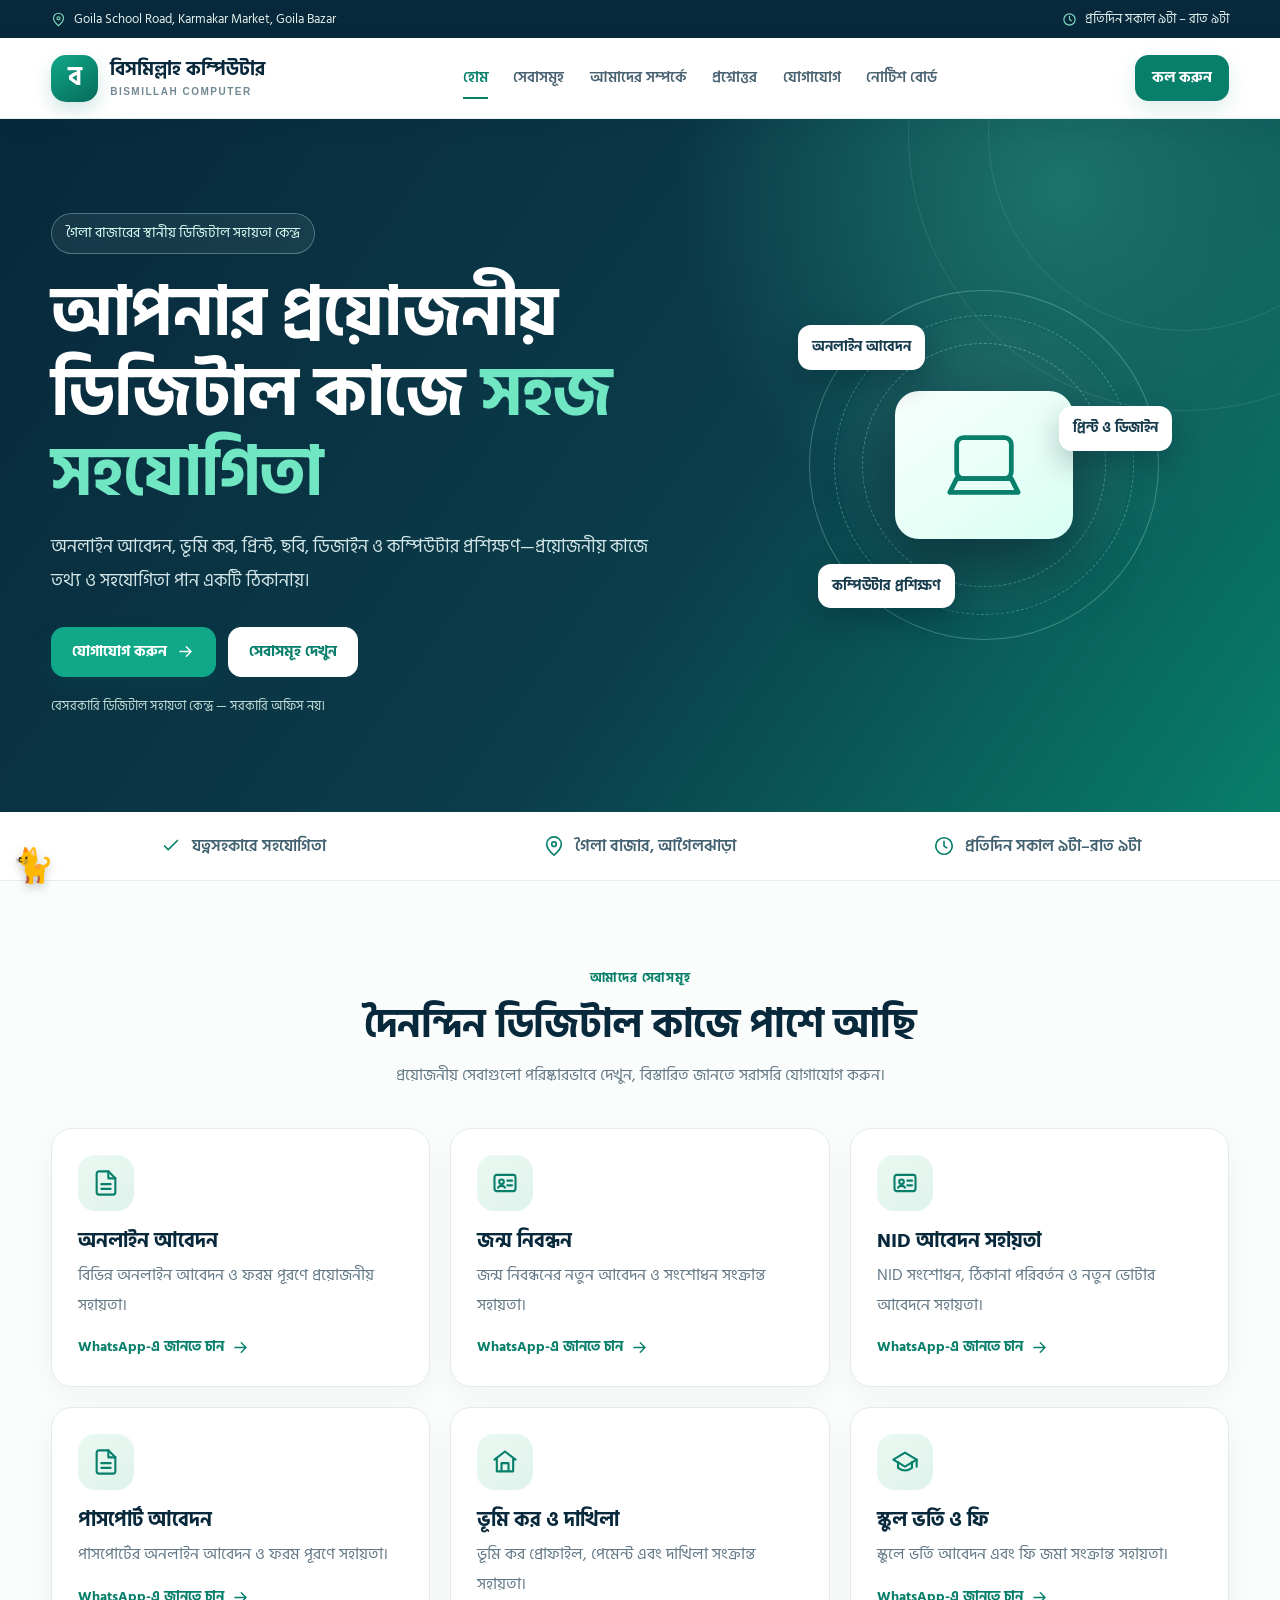
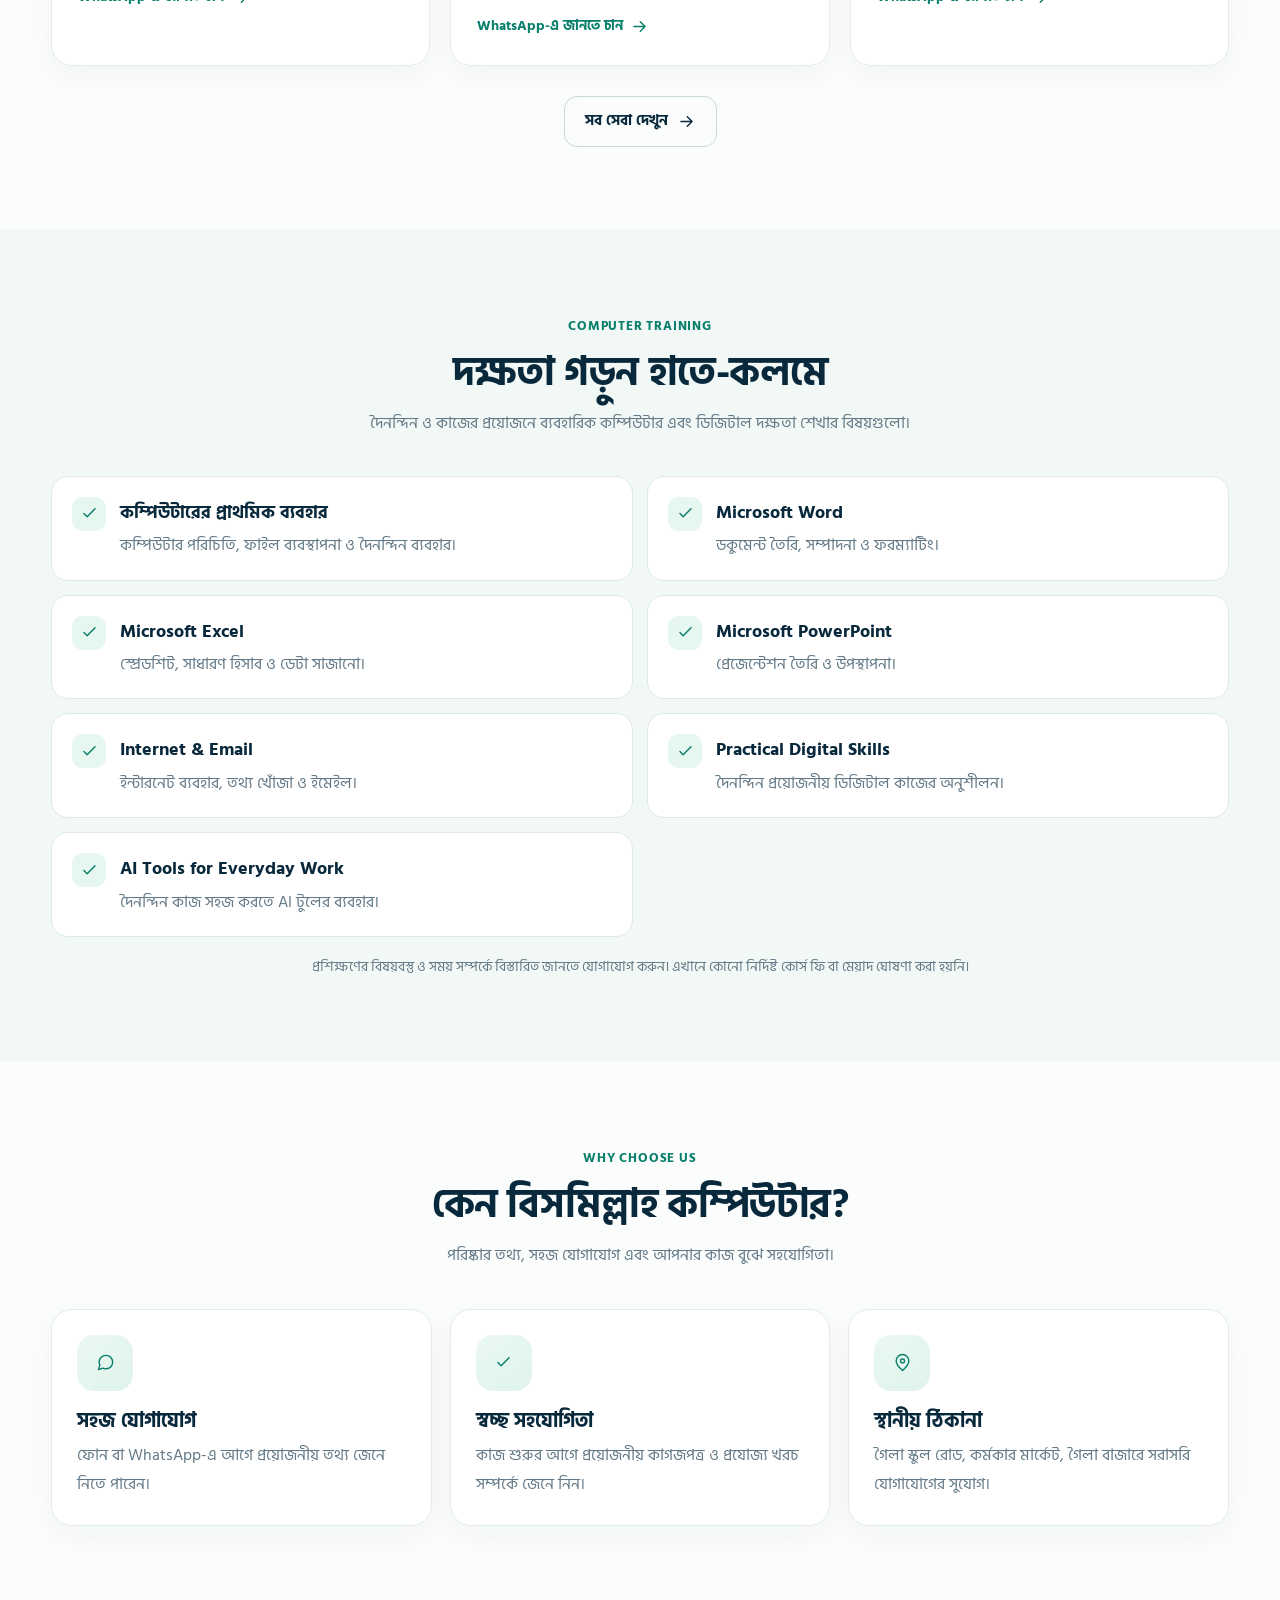
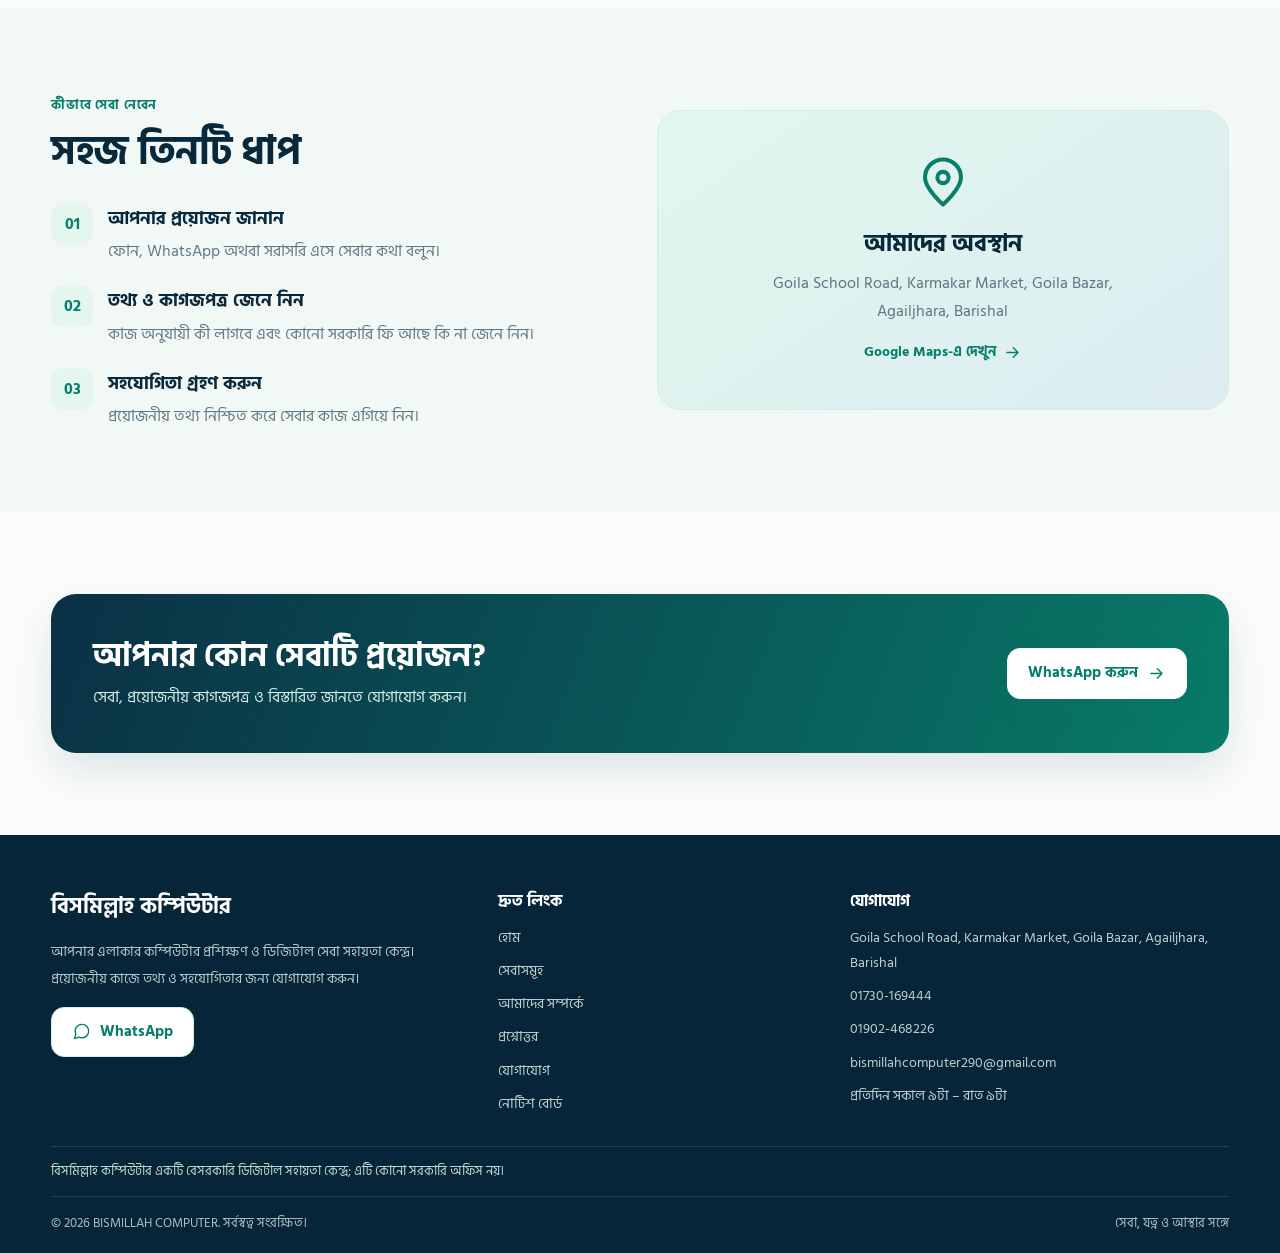
<file: index.html>
<!doctype html><html lang="bn"><head><meta charset="utf-8"><meta name="viewport" content="width=device-width,initial-scale=1"><meta name="description" content="গৈলা বাজার, আগৈলঝাড়া, বরিশালে অনলাইন আবেদন সহায়তা, ভূমি কর, জন্ম নিবন্ধন, NID, প্রিন্ট, ডিজাইন ও কম্পিউটার প্রশিক্ষণ।"><meta name="theme-color" content="#087f6b"><meta property="og:type" content="website"><meta property="og:site_name" content="BISMILLAH COMPUTER"><meta property="og:title" content="বিসমিল্লাহ কম্পিউটার | ডিজিটাল সেবা ও কম্পিউটার প্রশিক্ষণ"><meta property="og:description" content="গৈলা বাজার, আগৈলঝাড়া, বরিশালে অনলাইন আবেদন সহায়তা, ভূমি কর, জন্ম নিবন্ধন, NID, প্রিন্ট, ডিজাইন ও কম্পিউটার প্রশিক্ষণ।"><meta property="og:url" content="https://bismillahcomputer.netlify.app/"><link rel="canonical" href="https://bismillahcomputer.netlify.app/"><link rel="preconnect" href="https://fonts.googleapis.com"><link rel="preconnect" href="https://fonts.gstatic.com" crossorigin><link href="https://fonts.googleapis.com/css2?family=Hind+Siliguri:wght@400;500;600;700;800&display=swap" rel="stylesheet"><link rel="stylesheet" href="/styles.css"><title>বিসমিল্লাহ কম্পিউটার | ডিজিটাল সেবা ও কম্পিউটার প্রশিক্ষণ</title><script type="application/ld+json">{"@context":"https://schema.org","@type":"LocalBusiness","name":"BISMILLAH COMPUTER","alternateName":"বিসমিল্লাহ কম্পিউটার","url":"https://bismillahcomputer.netlify.app/","email":"bismillahcomputer290@gmail.com","telephone":["+8801730169444","+8801902468226"],"address":{"@type":"PostalAddress","streetAddress":"Goila School Road, Karmakar Market, Goila Bazar","addressLocality":"Agailjhara","addressRegion":"Barishal","addressCountry":"BD"},"openingHoursSpecification":[{"@type":"OpeningHoursSpecification","dayOfWeek":["Monday","Tuesday","Wednesday","Thursday","Friday","Saturday","Sunday"],"opens":"09:00","closes":"21:00"}],"description":"Private digital assistance center and computer training service."}</script></head><body><svg xmlns="http://www.w3.org/2000/svg" class="svg-sprite" aria-hidden="true"><symbol id="i-pin" viewBox="0 0 24 24"><path d="M20 10c0 5-8 12-8 12S4 15 4 10a8 8 0 1 1 16 0Z"/><circle cx="12" cy="10" r="2.5"/></symbol><symbol id="i-clock" viewBox="0 0 24 24"><circle cx="12" cy="12" r="9"/><path d="M12 7v5l3 2"/></symbol><symbol id="i-menu" viewBox="0 0 24 24"><path d="M4 7h16M4 12h16M4 17h16"/></symbol><symbol id="i-check" viewBox="0 0 24 24"><path d="m5 12 4 4L19 6"/></symbol><symbol id="i-file" viewBox="0 0 24 24"><path d="M14 2H6a2 2 0 0 0-2 2v16a2 2 0 0 0 2 2h12a2 2 0 0 0 2-2V8Z"/><path d="M14 2v6h6M8 13h8M8 17h8"/></symbol><symbol id="i-land" viewBox="0 0 24 24"><path d="m3 10 9-7 9 7M5 9v11h14V9M9 20v-7h6v7"/></symbol><symbol id="i-id" viewBox="0 0 24 24"><rect x="3" y="5" width="18" height="14" rx="2"/><circle cx="9" cy="11" r="2"/><path d="M6 16c1-2 5-2 6 0M14 10h4M14 14h4"/></symbol><symbol id="i-print" viewBox="0 0 24 24"><path d="M6 9V3h12v6M6 18H4a2 2 0 0 1-2-2v-5a2 2 0 0 1 2-2h16a2 2 0 0 1 2 2v5a2 2 0 0 1-2 2h-2"/><path d="M6 14h12v7H6z"/></symbol><symbol id="i-graduation" viewBox="0 0 24 24"><path d="m2 10 10-6 10 6-10 6-10-6Z"/><path d="M6 12v5c4 3 8 3 12 0v-5M22 10v6"/></symbol><symbol id="i-wallet" viewBox="0 0 24 24"><rect x="3" y="5" width="18" height="15" rx="2"/><path d="M3 9h18M16 15h2"/></symbol><symbol id="i-palette" viewBox="0 0 24 24"><path d="M12 3a9 9 0 1 0 0 18h1a2 2 0 0 0 1-3.7 1.8 1.8 0 0 1 1-3.3h2A4 4 0 0 0 21 10c0-4-4-7-9-7Z"/><path d="M7.5 10h.01M10 7h.01M15 7h.01"/></symbol><symbol id="i-mail" viewBox="0 0 24 24"><rect x="3" y="5" width="18" height="14" rx="2"/><path d="m3 7 9 6 9-6"/></symbol><symbol id="i-phone" viewBox="0 0 24 24"><path d="M22 16.9v3a2 2 0 0 1-2.2 2A19.8 19.8 0 0 1 11.2 19a19.4 19.4 0 0 1-6-6A19.8 19.8 0 0 1 2.1 4.2 2 2 0 0 1 4.1 2h3a2 2 0 0 1 2 1.7l.5 3a2 2 0 0 1-.6 1.7L7.7 9.7a16 16 0 0 0 6 6l1.3-1.3a2 2 0 0 1 1.7-.6l3 .5a2 2 0 0 1 1.7 2Z"/></symbol><symbol id="i-message" viewBox="0 0 24 24"><path d="M21 11.5a8.4 8.4 0 0 1-.9 3.8 8.5 8.5 0 0 1-7.6 4.7 8.4 8.4 0 0 1-3.8-.9L3 21l1.9-5.7a8.4 8.4 0 0 1-.9-3.8 8.5 8.5 0 0 1 4.7-7.6 8.4 8.4 0 0 1 3.8-.9h.5a8.5 8.5 0 0 1 8 8v.5Z"/></symbol><symbol id="i-laptop" viewBox="0 0 24 24"><rect x="4" y="4" width="16" height="12" rx="2"/><path d="M2 20h20l-2-4H4l-2 4Z"/></symbol><symbol id="i-arrow" viewBox="0 0 24 24"><path d="M5 12h14M13 6l6 6-6 6"/></symbol></svg><a class="skip-link" href="#main-content">মূল কনটেন্টে যান</a>
<div class="topbar"><div class="container topbar-inner"><span><svg class="icon" aria-hidden="true"><use href="#i-pin"/></svg> Goila School Road, Karmakar Market, Goila Bazar</span><span><svg class="icon" aria-hidden="true"><use href="#i-clock"/></svg> প্রতিদিন সকাল ৯টা – রাত ৯টা</span></div></div>
<header class="site-header"><nav class="container nav" aria-label="প্রধান নেভিগেশন">
<a class="brand" href="/"><span class="brand-mark" aria-hidden="true">ব</span><span class="brand-name">বিসমিল্লাহ কম্পিউটার<small>BISMILLAH COMPUTER</small></span></a>
<button class="menu-toggle" type="button" aria-label="মেনু খুলুন" aria-expanded="false" aria-controls="navLinks"><svg class="icon" aria-hidden="true"><use href="#i-menu"/></svg></button>
<div class="nav-links" id="navLinks"><a aria-current="page" class="active" href="/">হোম</a><a  href="/services">সেবাসমূহ</a><a  href="/about">আমাদের সম্পর্কে</a><a  href="/faq">প্রশ্নোত্তর</a><a  href="/contact">যোগাযোগ</a><a href="/notices">নোটিশ বোর্ড</a></div>
<div class="nav-actions"><a class="btn btn-small" href="tel:01730169444">কল করুন</a></div></nav></header><main id="main-content">
<section class="hero"><div class="container hero-grid"><div><span class="eyebrow">গৈলা বাজারের স্থানীয় ডিজিটাল সহায়তা কেন্দ্র</span><h1>আপনার প্রয়োজনীয় ডিজিটাল কাজে <span>সহজ সহযোগিতা</span></h1><p class="hero-copy">অনলাইন আবেদন, ভূমি কর, প্রিন্ট, ছবি, ডিজাইন ও কম্পিউটার প্রশিক্ষণ—প্রয়োজনীয় কাজে তথ্য ও সহযোগিতা পান একটি ঠিকানায়।</p><div class="hero-actions"><a class="btn" href="/contact">যোগাযোগ করুন <svg class="icon"><use href="#i-arrow"/></svg></a><a class="btn btn-light" href="/services">সেবাসমূহ দেখুন</a></div><p class="hero-disclaimer">বেসরকারি ডিজিটাল সহায়তা কেন্দ্র — সরকারি অফিস নয়।</p></div><div class="hero-art" aria-hidden="true"><div class="hero-art-ring"><div class="hero-art-core"><svg class="icon"><use href="#i-laptop"/></svg></div><span class="art-chip chip-a">অনলাইন আবেদন</span><span class="art-chip chip-b">প্রিন্ট ও ডিজাইন</span><span class="art-chip chip-c">কম্পিউটার প্রশিক্ষণ</span></div></div></div></section>
<section class="trust-strip"><div class="container trust-grid"><div><svg class="icon"><use href="#i-check"/></svg> যত্নসহকারে সহযোগিতা</div><div><svg class="icon"><use href="#i-pin"/></svg> গৈলা বাজার, আগৈলঝাড়া</div><div><svg class="icon"><use href="#i-clock"/></svg> প্রতিদিন সকাল ৯টা–রাত ৯টা</div></div></section>
<section class="section container"><div class="section-head"><span class="kicker">আমাদের সেবাসমূহ</span><h2>দৈনন্দিন ডিজিটাল কাজে পাশে আছি</h2><p>প্রয়োজনীয় সেবাগুলো পরিষ্কারভাবে দেখুন, বিস্তারিত জানতে সরাসরি যোগাযোগ করুন।</p></div><div class="cards"><article class="service-card"><div class="card-icon"><svg class="icon icon-large" aria-hidden="true"><use href="#i-file"/></svg></div><h3>অনলাইন আবেদন</h3><p>বিভিন্ন অনলাইন আবেদন ও ফরম পূরণে প্রয়োজনীয় সহায়তা।</p><a class="text-link" href="https://wa.me/8801730169444?text=%E0%A6%86%E0%A6%B8%E0%A6%B8%E0%A6%BE%E0%A6%B2%E0%A6%BE%E0%A6%AE%E0%A7%81%20%E0%A6%86%E0%A6%B2%E0%A6%BE%E0%A6%87%E0%A6%95%E0%A7%81%E0%A6%AE%2C%20%E0%A6%85%E0%A6%A8%E0%A6%B2%E0%A6%BE%E0%A6%87%E0%A6%A8%20%E0%A6%86%E0%A6%AC%E0%A7%87%E0%A6%A6%E0%A6%A8%20%E0%A6%B8%E0%A7%87%E0%A6%AC%E0%A6%BE%20%E0%A6%B8%E0%A6%AE%E0%A7%8D%E0%A6%AA%E0%A6%B0%E0%A7%8D%E0%A6%95%E0%A7%87%20%E0%A6%9C%E0%A6%BE%E0%A6%A8%E0%A6%A4%E0%A7%87%20%E0%A6%9A%E0%A6%BE%E0%A6%87%E0%A5%A4" target="_blank" rel="noopener noreferrer">WhatsApp-এ জানতে চান <svg class="icon"><use href="#i-arrow"/></svg></a></article><article class="service-card"><div class="card-icon"><svg class="icon icon-large" aria-hidden="true"><use href="#i-id"/></svg></div><h3>জন্ম নিবন্ধন</h3><p>জন্ম নিবন্ধনের নতুন আবেদন ও সংশোধন সংক্রান্ত সহায়তা।</p><a class="text-link" href="https://wa.me/8801730169444?text=%E0%A6%86%E0%A6%B8%E0%A6%B8%E0%A6%BE%E0%A6%B2%E0%A6%BE%E0%A6%AE%E0%A7%81%20%E0%A6%86%E0%A6%B2%E0%A6%BE%E0%A6%87%E0%A6%95%E0%A7%81%E0%A6%AE%2C%20%E0%A6%9C%E0%A6%A8%E0%A7%8D%E0%A6%AE%20%E0%A6%A8%E0%A6%BF%E0%A6%AC%E0%A6%A8%E0%A7%8D%E0%A6%A7%E0%A6%A8%20%E0%A6%B8%E0%A7%87%E0%A6%AC%E0%A6%BE%20%E0%A6%B8%E0%A6%AE%E0%A7%8D%E0%A6%AA%E0%A6%B0%E0%A7%8D%E0%A6%95%E0%A7%87%20%E0%A6%9C%E0%A6%BE%E0%A6%A8%E0%A6%A4%E0%A7%87%20%E0%A6%9A%E0%A6%BE%E0%A6%87%E0%A5%A4" target="_blank" rel="noopener noreferrer">WhatsApp-এ জানতে চান <svg class="icon"><use href="#i-arrow"/></svg></a></article><article class="service-card"><div class="card-icon"><svg class="icon icon-large" aria-hidden="true"><use href="#i-id"/></svg></div><h3>NID আবেদন সহায়তা</h3><p>NID সংশোধন, ঠিকানা পরিবর্তন ও নতুন ভোটার আবেদনে সহায়তা।</p><a class="text-link" href="https://wa.me/8801730169444?text=%E0%A6%86%E0%A6%B8%E0%A6%B8%E0%A6%BE%E0%A6%B2%E0%A6%BE%E0%A6%AE%E0%A7%81%20%E0%A6%86%E0%A6%B2%E0%A6%BE%E0%A6%87%E0%A6%95%E0%A7%81%E0%A6%AE%2C%20NID%20%E0%A6%86%E0%A6%AC%E0%A7%87%E0%A6%A6%E0%A6%A8%20%E0%A6%B8%E0%A6%B9%E0%A6%BE%E0%A7%9F%E0%A6%A4%E0%A6%BE%20%E0%A6%B8%E0%A7%87%E0%A6%AC%E0%A6%BE%20%E0%A6%B8%E0%A6%AE%E0%A7%8D%E0%A6%AA%E0%A6%B0%E0%A7%8D%E0%A6%95%E0%A7%87%20%E0%A6%9C%E0%A6%BE%E0%A6%A8%E0%A6%A4%E0%A7%87%20%E0%A6%9A%E0%A6%BE%E0%A6%87%E0%A5%A4" target="_blank" rel="noopener noreferrer">WhatsApp-এ জানতে চান <svg class="icon"><use href="#i-arrow"/></svg></a></article><article class="service-card"><div class="card-icon"><svg class="icon icon-large" aria-hidden="true"><use href="#i-file"/></svg></div><h3>পাসপোর্ট আবেদন</h3><p>পাসপোর্টের অনলাইন আবেদন ও ফরম পূরণে সহায়তা।</p><a class="text-link" href="https://wa.me/8801730169444?text=%E0%A6%86%E0%A6%B8%E0%A6%B8%E0%A6%BE%E0%A6%B2%E0%A6%BE%E0%A6%AE%E0%A7%81%20%E0%A6%86%E0%A6%B2%E0%A6%BE%E0%A6%87%E0%A6%95%E0%A7%81%E0%A6%AE%2C%20%E0%A6%AA%E0%A6%BE%E0%A6%B8%E0%A6%AA%E0%A7%8B%E0%A6%B0%E0%A7%8D%E0%A6%9F%20%E0%A6%86%E0%A6%AC%E0%A7%87%E0%A6%A6%E0%A6%A8%20%E0%A6%B8%E0%A7%87%E0%A6%AC%E0%A6%BE%20%E0%A6%B8%E0%A6%AE%E0%A7%8D%E0%A6%AA%E0%A6%B0%E0%A7%8D%E0%A6%95%E0%A7%87%20%E0%A6%9C%E0%A6%BE%E0%A6%A8%E0%A6%A4%E0%A7%87%20%E0%A6%9A%E0%A6%BE%E0%A6%87%E0%A5%A4" target="_blank" rel="noopener noreferrer">WhatsApp-এ জানতে চান <svg class="icon"><use href="#i-arrow"/></svg></a></article><article class="service-card"><div class="card-icon"><svg class="icon icon-large" aria-hidden="true"><use href="#i-land"/></svg></div><h3>ভূমি কর ও দাখিলা</h3><p>ভূমি কর প্রোফাইল, পেমেন্ট এবং দাখিলা সংক্রান্ত সহায়তা।</p><a class="text-link" href="https://wa.me/8801730169444?text=%E0%A6%86%E0%A6%B8%E0%A6%B8%E0%A6%BE%E0%A6%B2%E0%A6%BE%E0%A6%AE%E0%A7%81%20%E0%A6%86%E0%A6%B2%E0%A6%BE%E0%A6%87%E0%A6%95%E0%A7%81%E0%A6%AE%2C%20%E0%A6%AD%E0%A7%82%E0%A6%AE%E0%A6%BF%20%E0%A6%95%E0%A6%B0%20%E0%A6%93%20%E0%A6%A6%E0%A6%BE%E0%A6%96%E0%A6%BF%E0%A6%B2%E0%A6%BE%20%E0%A6%B8%E0%A7%87%E0%A6%AC%E0%A6%BE%20%E0%A6%B8%E0%A6%AE%E0%A7%8D%E0%A6%AA%E0%A6%B0%E0%A7%8D%E0%A6%95%E0%A7%87%20%E0%A6%9C%E0%A6%BE%E0%A6%A8%E0%A6%A4%E0%A7%87%20%E0%A6%9A%E0%A6%BE%E0%A6%87%E0%A5%A4" target="_blank" rel="noopener noreferrer">WhatsApp-এ জানতে চান <svg class="icon"><use href="#i-arrow"/></svg></a></article><article class="service-card"><div class="card-icon"><svg class="icon icon-large" aria-hidden="true"><use href="#i-graduation"/></svg></div><h3>স্কুল ভর্তি ও ফি</h3><p>স্কুলে ভর্তি আবেদন এবং ফি জমা সংক্রান্ত সহায়তা।</p><a class="text-link" href="https://wa.me/8801730169444?text=%E0%A6%86%E0%A6%B8%E0%A6%B8%E0%A6%BE%E0%A6%B2%E0%A6%BE%E0%A6%AE%E0%A7%81%20%E0%A6%86%E0%A6%B2%E0%A6%BE%E0%A6%87%E0%A6%95%E0%A7%81%E0%A6%AE%2C%20%E0%A6%B8%E0%A7%8D%E0%A6%95%E0%A7%81%E0%A6%B2%20%E0%A6%AD%E0%A6%B0%E0%A7%8D%E0%A6%A4%E0%A6%BF%20%E0%A6%93%20%E0%A6%AB%E0%A6%BF%20%E0%A6%B8%E0%A7%87%E0%A6%AC%E0%A6%BE%20%E0%A6%B8%E0%A6%AE%E0%A7%8D%E0%A6%AA%E0%A6%B0%E0%A7%8D%E0%A6%95%E0%A7%87%20%E0%A6%9C%E0%A6%BE%E0%A6%A8%E0%A6%A4%E0%A7%87%20%E0%A6%9A%E0%A6%BE%E0%A6%87%E0%A5%A4" target="_blank" rel="noopener noreferrer">WhatsApp-এ জানতে চান <svg class="icon"><use href="#i-arrow"/></svg></a></article></div><div class="center-action"><a class="btn btn-outline" href="/services">সব সেবা দেখুন <svg class="icon"><use href="#i-arrow"/></svg></a></div></section>
<section class="section section-soft"><div class="container"><div class="section-head"><span class="kicker">Computer Training</span><h2>দক্ষতা গড়ুন হাতে-কলমে</h2><p>দৈনন্দিন ও কাজের প্রয়োজনে ব্যবহারিক কম্পিউটার এবং ডিজিটাল দক্ষতা শেখার বিষয়গুলো।</p></div><div class="training-grid"><article class="training-card"><span class="training-mark"><svg class="icon"><use href="#i-check"/></svg></span><div><h3>কম্পিউটারের প্রাথমিক ব্যবহার</h3><p>কম্পিউটার পরিচিতি, ফাইল ব্যবস্থাপনা ও দৈনন্দিন ব্যবহার।</p></div></article><article class="training-card"><span class="training-mark"><svg class="icon"><use href="#i-check"/></svg></span><div><h3>Microsoft Word</h3><p>ডকুমেন্ট তৈরি, সম্পাদনা ও ফরম্যাটিং।</p></div></article><article class="training-card"><span class="training-mark"><svg class="icon"><use href="#i-check"/></svg></span><div><h3>Microsoft Excel</h3><p>স্প্রেডশিট, সাধারণ হিসাব ও ডেটা সাজানো।</p></div></article><article class="training-card"><span class="training-mark"><svg class="icon"><use href="#i-check"/></svg></span><div><h3>Microsoft PowerPoint</h3><p>প্রেজেন্টেশন তৈরি ও উপস্থাপনা।</p></div></article><article class="training-card"><span class="training-mark"><svg class="icon"><use href="#i-check"/></svg></span><div><h3>Internet & Email</h3><p>ইন্টারনেট ব্যবহার, তথ্য খোঁজা ও ইমেইল।</p></div></article><article class="training-card"><span class="training-mark"><svg class="icon"><use href="#i-check"/></svg></span><div><h3>Practical Digital Skills</h3><p>দৈনন্দিন প্রয়োজনীয় ডিজিটাল কাজের অনুশীলন।</p></div></article><article class="training-card"><span class="training-mark"><svg class="icon"><use href="#i-check"/></svg></span><div><h3>AI Tools for Everyday Work</h3><p>দৈনন্দিন কাজ সহজ করতে AI টুলের ব্যবহার।</p></div></article></div><p class="small-note">প্রশিক্ষণের বিষয়বস্তু ও সময় সম্পর্কে বিস্তারিত জানতে যোগাযোগ করুন। এখানে কোনো নির্দিষ্ট কোর্স ফি বা মেয়াদ ঘোষণা করা হয়নি।</p></div></section>
<section class="section container"><div class="section-head"><span class="kicker">Why Choose Us</span><h2>কেন বিসমিল্লাহ কম্পিউটার?</h2><p>পরিষ্কার তথ্য, সহজ যোগাযোগ এবং আপনার কাজ বুঝে সহযোগিতা।</p></div><div class="value-grid"><article class="value-card"><div class="card-icon"><svg class="icon"><use href="#i-message"/></svg></div><h3>সহজ যোগাযোগ</h3><p>ফোন বা WhatsApp-এ আগে প্রয়োজনীয় তথ্য জেনে নিতে পারেন।</p></article><article class="value-card"><div class="card-icon"><svg class="icon"><use href="#i-check"/></svg></div><h3>স্বচ্ছ সহযোগিতা</h3><p>কাজ শুরুর আগে প্রয়োজনীয় কাগজপত্র ও প্রযোজ্য খরচ সম্পর্কে জেনে নিন।</p></article><article class="value-card"><div class="card-icon"><svg class="icon"><use href="#i-pin"/></svg></div><h3>স্থানীয় ঠিকানা</h3><p>গৈলা স্কুল রোড, কর্মকার মার্কেট, গৈলা বাজারে সরাসরি যোগাযোগের সুযোগ।</p></article></div></section>
<section class="section section-soft"><div class="container split"><div><span class="kicker">কীভাবে সেবা নেবেন</span><h2 class="section-title">সহজ তিনটি ধাপ</h2><ol class="process-list"><li><span>01</span><div><h3>আপনার প্রয়োজন জানান</h3><p>ফোন, WhatsApp অথবা সরাসরি এসে সেবার কথা বলুন।</p></div></li><li><span>02</span><div><h3>তথ্য ও কাগজপত্র জেনে নিন</h3><p>কাজ অনুযায়ী কী লাগবে এবং কোনো সরকারি ফি আছে কি না জেনে নিন।</p></div></li><li><span>03</span><div><h3>সহযোগিতা গ্রহণ করুন</h3><p>প্রয়োজনীয় তথ্য নিশ্চিত করে সেবার কাজ এগিয়ে নিন।</p></div></li></ol></div><div class="location-card"><svg class="icon icon-xl"><use href="#i-pin"/></svg><h3>আমাদের অবস্থান</h3><p>Goila School Road, Karmakar Market, Goila Bazar, Agailjhara, Barishal</p><a class="text-link" href="https://www.google.com/maps/search/?api=1&query=Goila+School+Road+Karmakar+Market+Goila+Bazar+Agailjhara+Barishal" target="_blank" rel="noopener noreferrer">Google Maps-এ দেখুন <svg class="icon"><use href="#i-arrow"/></svg></a></div></div></section>
<section class="section container"><div class="cta-inner"><div><h2>আপনার কোন সেবাটি প্রয়োজন?</h2><p>সেবা, প্রয়োজনীয় কাগজপত্র ও বিস্তারিত জানতে যোগাযোগ করুন।</p></div><a class="btn" href="https://wa.me/8801730169444" target="_blank" rel="noopener noreferrer">WhatsApp করুন <svg class="icon"><use href="#i-arrow"/></svg></a></div></section>
</main><footer class="site-footer"><div class="container"><div class="footer-grid"><div><a class="footer-brand" href="/">বিসমিল্লাহ কম্পিউটার</a><p class="footer-copy">আপনার এলাকার কম্পিউটার প্রশিক্ষণ ও ডিজিটাল সেবা সহায়তা কেন্দ্র। প্রয়োজনীয় কাজে তথ্য ও সহযোগিতার জন্য যোগাযোগ করুন।</p><a class="btn btn-light" href="https://wa.me/8801730169444" target="_blank" rel="noopener noreferrer"><svg class="icon"><use href="#i-message"/></svg> WhatsApp</a></div><div><h2 class="footer-title">দ্রুত লিংক</h2><div class="footer-links"><a href="/">হোম</a><a href="/services">সেবাসমূহ</a><a href="/about">আমাদের সম্পর্কে</a><a href="/faq">প্রশ্নোত্তর</a><a href="/contact">যোগাযোগ</a><a href="/notices">নোটিশ বোর্ড</a></div></div><div><h2 class="footer-title">যোগাযোগ</h2><div class="footer-links"><span>Goila School Road, Karmakar Market, Goila Bazar, Agailjhara, Barishal</span><a href="tel:01730169444">01730-169444</a><a href="tel:01902468226">01902-468226</a><a href="mailto:bismillahcomputer290@gmail.com">bismillahcomputer290@gmail.com</a><span>প্রতিদিন সকাল ৯টা – রাত ৯টা</span></div></div></div><div class="footer-note">বিসমিল্লাহ কম্পিউটার একটি বেসরকারি ডিজিটাল সহায়তা কেন্দ্র; এটি কোনো সরকারি অফিস নয়।</div><div class="footer-bottom"><span>© <span data-year></span> BISMILLAH COMPUTER. সর্বস্বত্ব সংরক্ষিত।</span><span>সেবা, যত্ন ও আস্থার সঙ্গে</span></div></div></footer><script src="/script.js" defer></script></body></html>
</file>
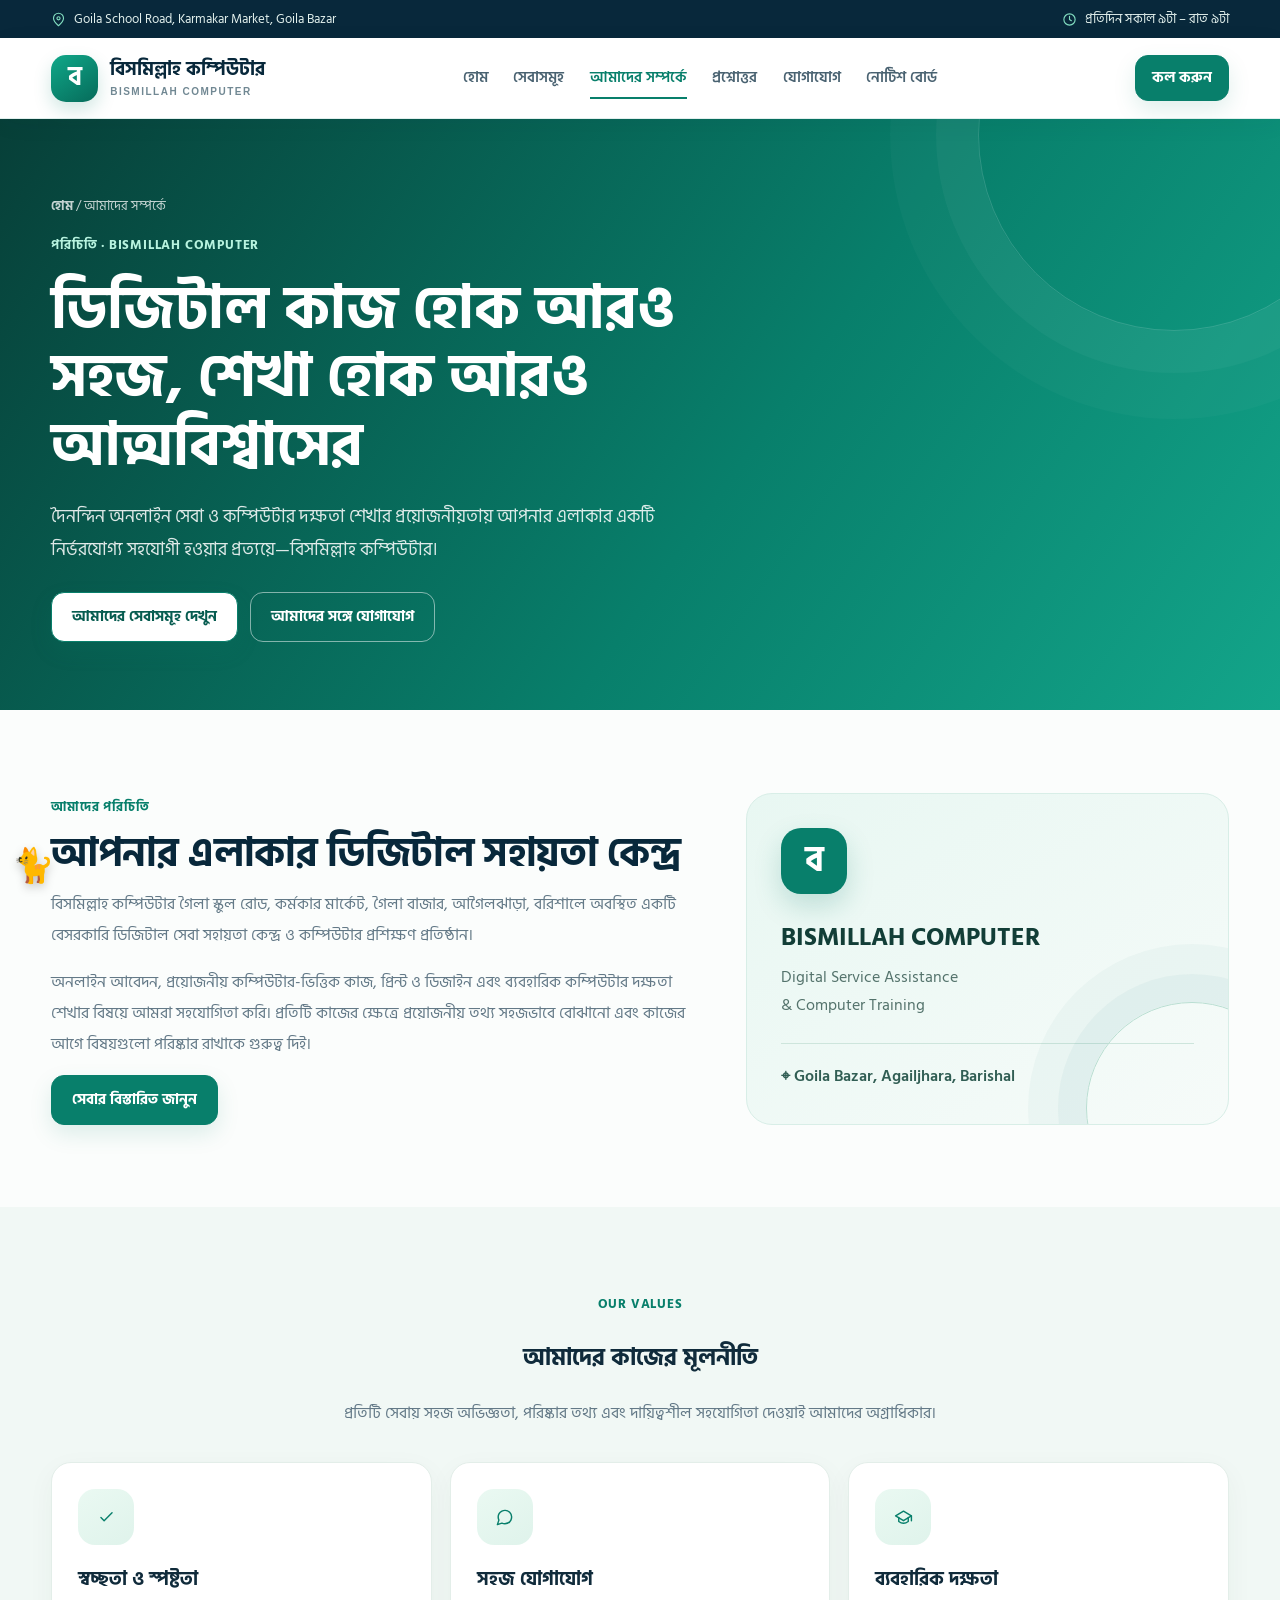
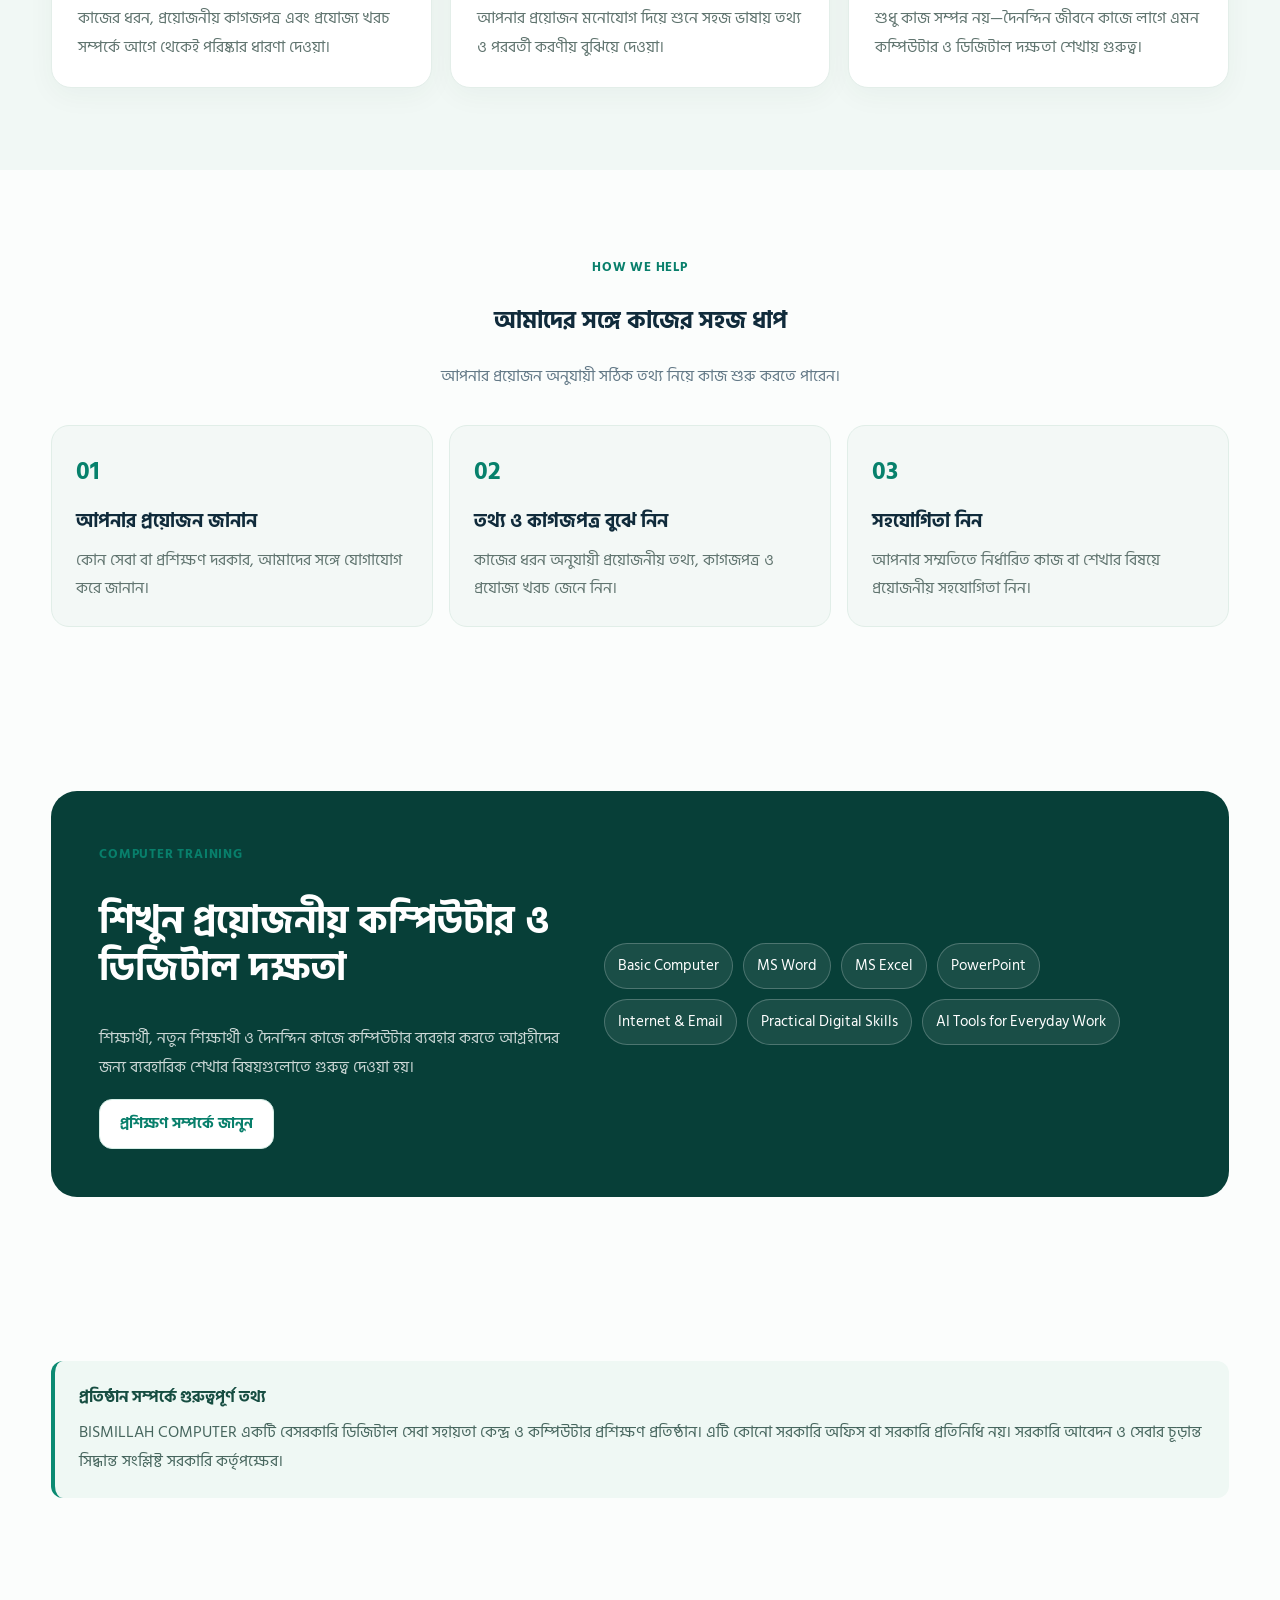
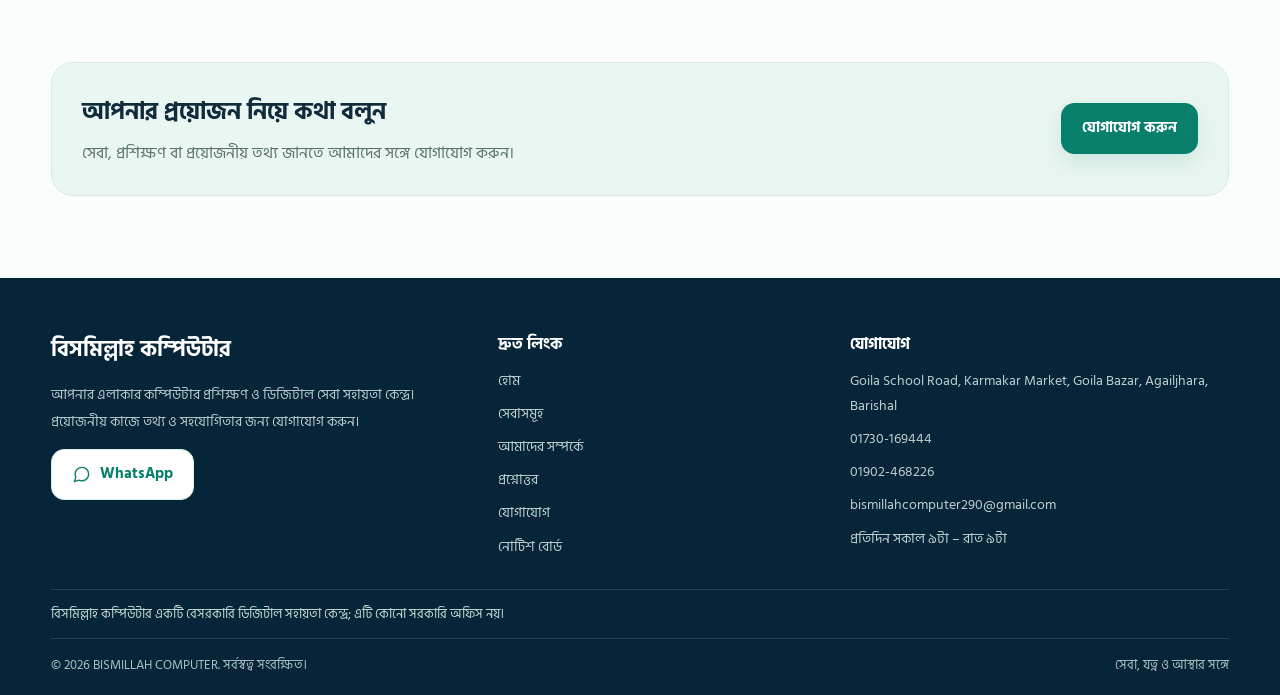
<file: about.html>
<!doctype html><html lang="bn"><head><meta charset="utf-8"><meta name="viewport" content="width=device-width,initial-scale=1"><meta name="description" content="বিসমিল্লাহ কম্পিউটার, গৈলা বাজার, আগৈলঝাড়া, বরিশাল—একটি বেসরকারি ডিজিটাল সহায়তা কেন্দ্র ও কম্পিউটার প্রশিক্ষণ প্রতিষ্ঠান।"><meta name="theme-color" content="#087f6b"><meta property="og:type" content="website"><meta property="og:site_name" content="BISMILLAH COMPUTER"><meta property="og:title" content="আমাদের সম্পর্কে | বিসমিল্লাহ কম্পিউটার"><meta property="og:description" content="বিসমিল্লাহ কম্পিউটার, গৈলা বাজার, আগৈলঝাড়া, বরিশাল—একটি বেসরকারি ডিজিটাল সহায়তা কেন্দ্র ও কম্পিউটার প্রশিক্ষণ প্রতিষ্ঠান।"><meta property="og:url" content="https://bismillahcomputer.netlify.app/about"><link rel="canonical" href="https://bismillahcomputer.netlify.app/about"><link rel="preconnect" href="https://fonts.googleapis.com"><link rel="preconnect" href="https://fonts.gstatic.com" crossorigin><link href="https://fonts.googleapis.com/css2?family=Hind+Siliguri:wght@400;500;600;700;800&display=swap" rel="stylesheet"><link rel="stylesheet" href="/styles.css"><title>আমাদের সম্পর্কে | বিসমিল্লাহ কম্পিউটার</title></head><body><svg xmlns="http://www.w3.org/2000/svg" class="svg-sprite" aria-hidden="true"><symbol id="i-pin" viewBox="0 0 24 24"><path d="M20 10c0 5-8 12-8 12S4 15 4 10a8 8 0 1 1 16 0Z"/><circle cx="12" cy="10" r="2.5"/></symbol><symbol id="i-clock" viewBox="0 0 24 24"><circle cx="12" cy="12" r="9"/><path d="M12 7v5l3 2"/></symbol><symbol id="i-menu" viewBox="0 0 24 24"><path d="M4 7h16M4 12h16M4 17h16"/></symbol><symbol id="i-check" viewBox="0 0 24 24"><path d="m5 12 4 4L19 6"/></symbol><symbol id="i-file" viewBox="0 0 24 24"><path d="M14 2H6a2 2 0 0 0-2 2v16a2 2 0 0 0 2 2h12a2 2 0 0 0 2-2V8Z"/><path d="M14 2v6h6M8 13h8M8 17h8"/></symbol><symbol id="i-land" viewBox="0 0 24 24"><path d="m3 10 9-7 9 7M5 9v11h14V9M9 20v-7h6v7"/></symbol><symbol id="i-id" viewBox="0 0 24 24"><rect x="3" y="5" width="18" height="14" rx="2"/><circle cx="9" cy="11" r="2"/><path d="M6 16c1-2 5-2 6 0M14 10h4M14 14h4"/></symbol><symbol id="i-print" viewBox="0 0 24 24"><path d="M6 9V3h12v6M6 18H4a2 2 0 0 1-2-2v-5a2 2 0 0 1 2-2h16a2 2 0 0 1 2 2v5a2 2 0 0 1-2 2h-2"/><path d="M6 14h12v7H6z"/></symbol><symbol id="i-graduation" viewBox="0 0 24 24"><path d="m2 10 10-6 10 6-10 6-10-6Z"/><path d="M6 12v5c4 3 8 3 12 0v-5M22 10v6"/></symbol><symbol id="i-wallet" viewBox="0 0 24 24"><rect x="3" y="5" width="18" height="15" rx="2"/><path d="M3 9h18M16 15h2"/></symbol><symbol id="i-palette" viewBox="0 0 24 24"><path d="M12 3a9 9 0 1 0 0 18h1a2 2 0 0 0 1-3.7 1.8 1.8 0 0 1 1-3.3h2A4 4 0 0 0 21 10c0-4-4-7-9-7Z"/><path d="M7.5 10h.01M10 7h.01M15 7h.01"/></symbol><symbol id="i-mail" viewBox="0 0 24 24"><rect x="3" y="5" width="18" height="14" rx="2"/><path d="m3 7 9 6 9-6"/></symbol><symbol id="i-phone" viewBox="0 0 24 24"><path d="M22 16.9v3a2 2 0 0 1-2.2 2A19.8 19.8 0 0 1 11.2 19a19.4 19.4 0 0 1-6-6A19.8 19.8 0 0 1 2.1 4.2 2 2 0 0 1 4.1 2h3a2 2 0 0 1 2 1.7l.5 3a2 2 0 0 1-.6 1.7L7.7 9.7a16 16 0 0 0 6 6l1.3-1.3a2 2 0 0 1 1.7-.6l3 .5a2 2 0 0 1 1.7 2Z"/></symbol><symbol id="i-message" viewBox="0 0 24 24"><path d="M21 11.5a8.4 8.4 0 0 1-.9 3.8 8.5 8.5 0 0 1-7.6 4.7 8.4 8.4 0 0 1-3.8-.9L3 21l1.9-5.7a8.4 8.4 0 0 1-.9-3.8 8.5 8.5 0 0 1 4.7-7.6 8.4 8.4 0 0 1 3.8-.9h.5a8.5 8.5 0 0 1 8 8v.5Z"/></symbol><symbol id="i-laptop" viewBox="0 0 24 24"><rect x="4" y="4" width="16" height="12" rx="2"/><path d="M2 20h20l-2-4H4l-2 4Z"/></symbol><symbol id="i-arrow" viewBox="0 0 24 24"><path d="M5 12h14M13 6l6 6-6 6"/></symbol></svg><a class="skip-link" href="#main-content">মূল কনটেন্টে যান</a>
<div class="topbar"><div class="container topbar-inner"><span><svg class="icon" aria-hidden="true"><use href="#i-pin"/></svg> Goila School Road, Karmakar Market, Goila Bazar</span><span><svg class="icon" aria-hidden="true"><use href="#i-clock"/></svg> প্রতিদিন সকাল ৯টা – রাত ৯টা</span></div></div>
<header class="site-header"><nav class="container nav" aria-label="প্রধান নেভিগেশন">
<a class="brand" href="/"><span class="brand-mark" aria-hidden="true">ব</span><span class="brand-name">বিসমিল্লাহ কম্পিউটার<small>BISMILLAH COMPUTER</small></span></a>
<button class="menu-toggle" type="button" aria-label="মেনু খুলুন" aria-expanded="false" aria-controls="navLinks"><svg class="icon" aria-hidden="true"><use href="#i-menu"/></svg></button>
<div class="nav-links" id="navLinks"><a  href="/">হোম</a><a  href="/services">সেবাসমূহ</a><a aria-current="page" class="active" href="/about">আমাদের সম্পর্কে</a><a  href="/faq">প্রশ্নোত্তর</a><a  href="/contact">যোগাযোগ</a><a href="/notices">নোটিশ বোর্ড</a></div>
<div class="nav-actions"><a class="btn btn-small" href="tel:01730169444">কল করুন</a></div></nav></header><style>
.about-page .about-hero{position:relative;overflow:hidden;padding:76px 0 68px;background:linear-gradient(125deg,#073f38 0%,#087f6b 58%,#13a58a 100%);color:#fff}
.about-page .about-hero:after{content:"";position:absolute;width:390px;height:390px;border:1px solid rgba(255,255,255,.16);border-radius:50%;right:-90px;top:-180px;box-shadow:0 0 0 42px rgba(255,255,255,.035),0 0 0 88px rgba(255,255,255,.025)}
.about-page .about-hero .breadcrumbs,.about-page .about-hero .breadcrumbs a{color:rgba(255,255,255,.76)}
.about-page .about-hero .kicker{color:#b7f3df}.about-page .about-hero h1{max-width:760px;font-size:clamp(2.1rem,5vw,3.7rem);line-height:1.16;margin:18px 0}.about-page .about-hero p{max-width:650px;color:rgba(255,255,255,.86);font-size:1.12rem;line-height:1.85}
.about-page .about-hero-actions{display:flex;gap:12px;flex-wrap:wrap;margin-top:26px}.about-page .about-hero .btn{background:#fff;color:#075c50}.about-page .about-hero .btn-outline{background:transparent;color:#fff;border:1px solid rgba(255,255,255,.5)}
.about-page .about-intro{display:grid;grid-template-columns:1.15fr .85fr;gap:42px;align-items:center}.about-page .about-intro-copy p{line-height:1.95}
.about-page .about-brand-card{position:relative;overflow:hidden;border-radius:26px;padding:34px;background:linear-gradient(145deg,#e8f7f2,#f6fbf9);border:1px solid #d8eee7;min-height:300px;display:flex;flex-direction:column;justify-content:center}.about-page .about-brand-card:after{content:"";position:absolute;width:210px;height:210px;border:1px solid #b9ded2;border-radius:50%;right:-70px;bottom:-90px;box-shadow:0 0 0 28px rgba(8,127,107,.045),0 0 0 58px rgba(8,127,107,.035)}
.about-page .about-brand-symbol{width:66px;height:66px;border-radius:20px;background:#087f6b;color:white;display:grid;place-items:center;font-size:2.2rem;font-weight:800;box-shadow:0 12px 28px rgba(8,127,107,.2)}
.about-page .about-brand-card h3{font-size:1.55rem;margin:22px 0 4px;color:#123e37}.about-page .about-brand-card p{margin:0;color:#54736c}.about-page .about-location{margin-top:24px;padding-top:18px;border-top:1px solid #cde5dc;color:#315e54;font-weight:600}
.about-page .about-section-heading{max-width:700px;margin:0 auto 34px;text-align:center}.about-page .about-section-heading p{color:var(--muted,#64748b);line-height:1.8}
.about-page .about-pillars{display:grid;grid-template-columns:repeat(3,1fr);gap:18px}.about-page .about-pillar{background:#fff;border:1px solid #e3eee9;border-radius:20px;padding:26px;box-shadow:0 8px 28px rgba(13,62,51,.045)}.about-page .about-pillar .card-icon{margin-bottom:18px}.about-page .about-pillar h3{margin:0 0 8px}.about-page .about-pillar p{margin:0;color:#60746f;line-height:1.8}
.about-page .about-journey{display:grid;grid-template-columns:repeat(3,1fr);gap:16px;counter-reset:journey}.about-page .about-step{counter-increment:journey;padding:24px;border-radius:18px;background:#f3f8f6;border:1px solid #e1eee8}.about-page .about-step:before{content:"0" counter(journey);display:block;color:#07816c;font-size:1.55rem;font-weight:800;margin-bottom:12px}.about-page .about-step h3{margin:0 0 8px}.about-page .about-step p{margin:0;color:#60746f;line-height:1.75}
.about-page .about-training{display:grid;grid-template-columns:.9fr 1.1fr;gap:32px;align-items:center;background:#073f38;color:#fff;border-radius:26px;padding:clamp(26px,5vw,48px)}.about-page .about-training p{color:rgba(255,255,255,.78);line-height:1.85}.about-page .about-training h2{font-size:clamp(1.7rem,3vw,2.35rem);line-height:1.25}.about-page .about-topics{display:flex;gap:10px;flex-wrap:wrap}.about-page .about-topics span{border:1px solid rgba(255,255,255,.22);background:rgba(255,255,255,.08);padding:9px 13px;border-radius:999px;font-size:.94rem}
.about-page .about-disclaimer{border-left:4px solid #0b8a72;background:#eff8f4;border-radius:12px;padding:22px 24px}.about-page .about-disclaimer strong{display:block;margin-bottom:7px;color:#164d41}.about-page .about-disclaimer p{margin:0;line-height:1.8;color:#47665e}
.about-page .about-final{display:flex;align-items:center;justify-content:space-between;gap:20px;background:#eaf6f1;border:1px solid #d6ebe2;border-radius:22px;padding:28px 30px}.about-page .about-final h2{margin:0 0 6px}.about-page .about-final p{margin:0;color:#58736b}
@media(max-width:760px){.about-page .about-hero{padding:54px 0 48px}.about-page .about-intro,.about-page .about-training{grid-template-columns:1fr}.about-page .about-pillars,.about-page .about-journey{grid-template-columns:1fr}.about-page .about-brand-card{min-height:250px}.about-page .about-final{align-items:flex-start;flex-direction:column}}
</style>
<main id="main-content" class="about-page">
<section class="about-hero"><div class="container"><div class="breadcrumbs"><a href="/">হোম</a> / আমাদের সম্পর্কে</div><span class="kicker">পরিচিতি · BISMILLAH COMPUTER</span><h1>ডিজিটাল কাজ হোক আরও সহজ, শেখা হোক আরও আত্মবিশ্বাসের</h1><p>দৈনন্দিন অনলাইন সেবা ও কম্পিউটার দক্ষতা শেখার প্রয়োজনীয়তায় আপনার এলাকার একটি নির্ভরযোগ্য সহযোগী হওয়ার প্রত্যয়ে—বিসমিল্লাহ কম্পিউটার।</p><div class="about-hero-actions"><a class="btn" href="/services">আমাদের সেবাসমূহ দেখুন</a><a class="btn btn-outline" href="/contact">আমাদের সঙ্গে যোগাযোগ</a></div></div></section>
<section class="section container about-intro"><div class="about-intro-copy"><span class="kicker">আমাদের পরিচিতি</span><h2 class="section-title">আপনার এলাকার ডিজিটাল সহায়তা কেন্দ্র</h2><p class="body-copy">বিসমিল্লাহ কম্পিউটার গৈলা স্কুল রোড, কর্মকার মার্কেট, গৈলা বাজার, আগৈলঝাড়া, বরিশালে অবস্থিত একটি বেসরকারি ডিজিটাল সেবা সহায়তা কেন্দ্র ও কম্পিউটার প্রশিক্ষণ প্রতিষ্ঠান।</p><p class="body-copy">অনলাইন আবেদন, প্রয়োজনীয় কম্পিউটার-ভিত্তিক কাজ, প্রিন্ট ও ডিজাইন এবং ব্যবহারিক কম্পিউটার দক্ষতা শেখার বিষয়ে আমরা সহযোগিতা করি। প্রতিটি কাজের ক্ষেত্রে প্রয়োজনীয় তথ্য সহজভাবে বোঝানো এবং কাজের আগে বিষয়গুলো পরিষ্কার রাখাকে গুরুত্ব দিই।</p><a class="btn" href="/services">সেবার বিস্তারিত জানুন</a></div><div class="about-brand-card"><div class="about-brand-symbol">ব</div><h3>BISMILLAH COMPUTER</h3><p>Digital Service Assistance<br> & Computer Training</p><div class="about-location">⌖ Goila Bazar, Agailjhara, Barishal</div></div></section>
<section class="section section-soft"><div class="container"><div class="about-section-heading"><span class="kicker">Our Values</span><h2>আমাদের কাজের মূলনীতি</h2><p>প্রতিটি সেবায় সহজ অভিজ্ঞতা, পরিষ্কার তথ্য এবং দায়িত্বশীল সহযোগিতা দেওয়াই আমাদের অগ্রাধিকার।</p></div><div class="about-pillars"><article class="about-pillar"><div class="card-icon"><svg class="icon" aria-hidden="true"><use href="#i-check"/></svg></div><h3>স্বচ্ছতা ও স্পষ্টতা</h3><p>কাজের ধরন, প্রয়োজনীয় কাগজপত্র এবং প্রযোজ্য খরচ সম্পর্কে আগে থেকেই পরিষ্কার ধারণা দেওয়া।</p></article><article class="about-pillar"><div class="card-icon"><svg class="icon" aria-hidden="true"><use href="#i-message"/></svg></div><h3>সহজ যোগাযোগ</h3><p>আপনার প্রয়োজন মনোযোগ দিয়ে শুনে সহজ ভাষায় তথ্য ও পরবর্তী করণীয় বুঝিয়ে দেওয়া।</p></article><article class="about-pillar"><div class="card-icon"><svg class="icon" aria-hidden="true"><use href="#i-graduation"/></svg></div><h3>ব্যবহারিক দক্ষতা</h3><p>শুধু কাজ সম্পন্ন নয়—দৈনন্দিন জীবনে কাজে লাগে এমন কম্পিউটার ও ডিজিটাল দক্ষতা শেখায় গুরুত্ব।</p></article></div></div></section>
<section class="section container"><div class="about-section-heading"><span class="kicker">How We Help</span><h2>আমাদের সঙ্গে কাজের সহজ ধাপ</h2><p>আপনার প্রয়োজন অনুযায়ী সঠিক তথ্য নিয়ে কাজ শুরু করতে পারেন।</p></div><div class="about-journey"><article class="about-step"><h3>আপনার প্রয়োজন জানান</h3><p>কোন সেবা বা প্রশিক্ষণ দরকার, আমাদের সঙ্গে যোগাযোগ করে জানান।</p></article><article class="about-step"><h3>তথ্য ও কাগজপত্র বুঝে নিন</h3><p>কাজের ধরন অনুযায়ী প্রয়োজনীয় তথ্য, কাগজপত্র ও প্রযোজ্য খরচ জেনে নিন।</p></article><article class="about-step"><h3>সহযোগিতা নিন</h3><p>আপনার সম্মতিতে নির্ধারিত কাজ বা শেখার বিষয়ে প্রয়োজনীয় সহযোগিতা নিন।</p></article></div></section>
<section class="section container"><div class="about-training"><div><span class="kicker">Computer Training</span><h2>শিখুন প্রয়োজনীয় কম্পিউটার ও ডিজিটাল দক্ষতা</h2><p>শিক্ষার্থী, নতুন শিক্ষার্থী ও দৈনন্দিন কাজে কম্পিউটার ব্যবহার করতে আগ্রহীদের জন্য ব্যবহারিক শেখার বিষয়গুলোতে গুরুত্ব দেওয়া হয়।</p><a class="btn btn-light" href="/contact">প্রশিক্ষণ সম্পর্কে জানুন</a></div><div class="about-topics"><span>Basic Computer</span><span>MS Word</span><span>MS Excel</span><span>PowerPoint</span><span>Internet & Email</span><span>Practical Digital Skills</span><span>AI Tools for Everyday Work</span></div></div></section>
<section class="section container"><div class="about-disclaimer"><strong>প্রতিষ্ঠান সম্পর্কে গুরুত্বপূর্ণ তথ্য</strong><p>BISMILLAH COMPUTER একটি বেসরকারি ডিজিটাল সেবা সহায়তা কেন্দ্র ও কম্পিউটার প্রশিক্ষণ প্রতিষ্ঠান। এটি কোনো সরকারি অফিস বা সরকারি প্রতিনিধি নয়। সরকারি আবেদন ও সেবার চূড়ান্ত সিদ্ধান্ত সংশ্লিষ্ট সরকারি কর্তৃপক্ষের।</p></div></section>
<section class="section container"><div class="about-final"><div><h2>আপনার প্রয়োজন নিয়ে কথা বলুন</h2><p>সেবা, প্রশিক্ষণ বা প্রয়োজনীয় তথ্য জানতে আমাদের সঙ্গে যোগাযোগ করুন।</p></div><a class="btn" href="/contact">যোগাযোগ করুন</a></div></section>
</main><footer class="site-footer"><div class="container"><div class="footer-grid"><div><a class="footer-brand" href="/">বিসমিল্লাহ কম্পিউটার</a><p class="footer-copy">আপনার এলাকার কম্পিউটার প্রশিক্ষণ ও ডিজিটাল সেবা সহায়তা কেন্দ্র। প্রয়োজনীয় কাজে তথ্য ও সহযোগিতার জন্য যোগাযোগ করুন।</p><a class="btn btn-light" href="https://wa.me/8801730169444" target="_blank" rel="noopener noreferrer"><svg class="icon"><use href="#i-message"/></svg> WhatsApp</a></div><div><h2 class="footer-title">দ্রুত লিংক</h2><div class="footer-links"><a href="/">হোম</a><a href="/services">সেবাসমূহ</a><a href="/about">আমাদের সম্পর্কে</a><a href="/faq">প্রশ্নোত্তর</a><a href="/contact">যোগাযোগ</a><a href="/notices">নোটিশ বোর্ড</a></div></div><div><h2 class="footer-title">যোগাযোগ</h2><div class="footer-links"><span>Goila School Road, Karmakar Market, Goila Bazar, Agailjhara, Barishal</span><a href="tel:01730169444">01730-169444</a><a href="tel:01902468226">01902-468226</a><a href="mailto:bismillahcomputer290@gmail.com">bismillahcomputer290@gmail.com</a><span>প্রতিদিন সকাল ৯টা – রাত ৯টা</span></div></div></div><div class="footer-note">বিসমিল্লাহ কম্পিউটার একটি বেসরকারি ডিজিটাল সহায়তা কেন্দ্র; এটি কোনো সরকারি অফিস নয়।</div><div class="footer-bottom"><span>© <span data-year></span> BISMILLAH COMPUTER. সর্বস্বত্ব সংরক্ষিত।</span><span>সেবা, যত্ন ও আস্থার সঙ্গে</span></div></div></footer><script src="/script.js" defer></script></body></html>
</file>
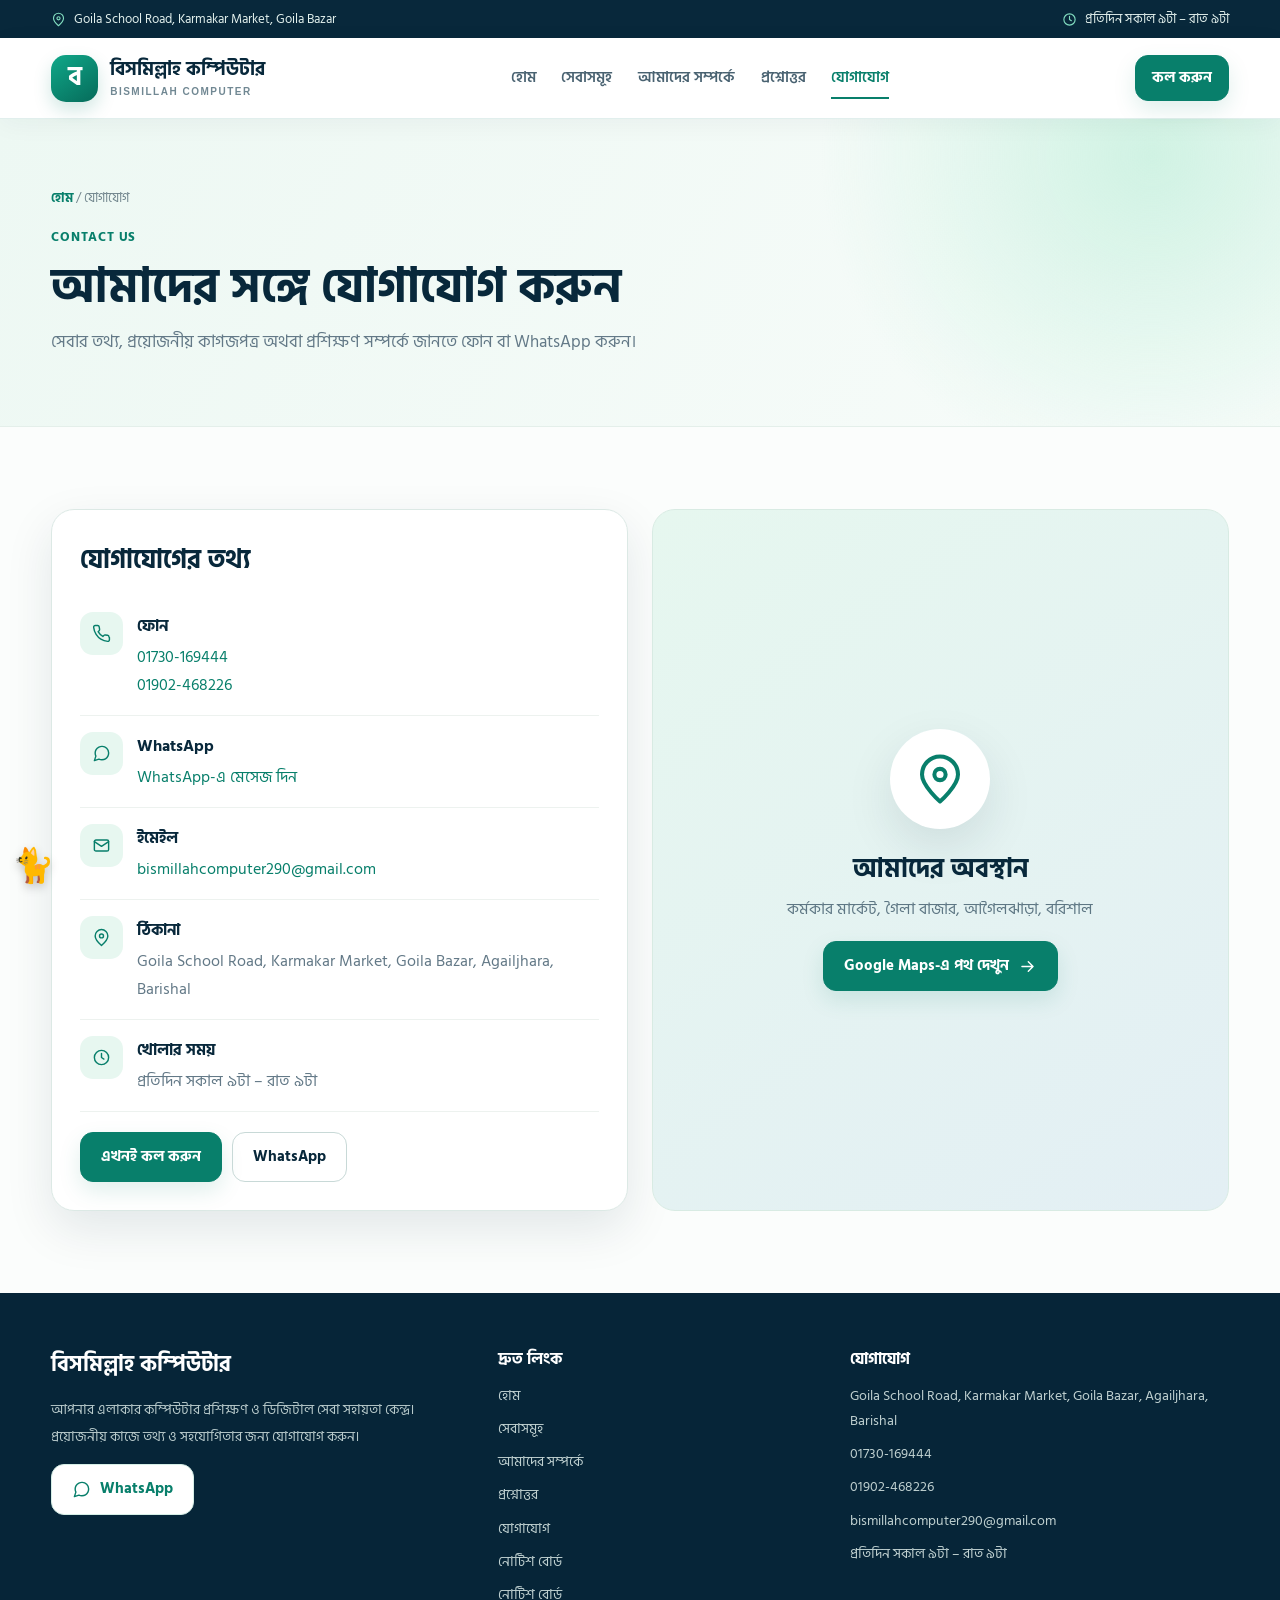
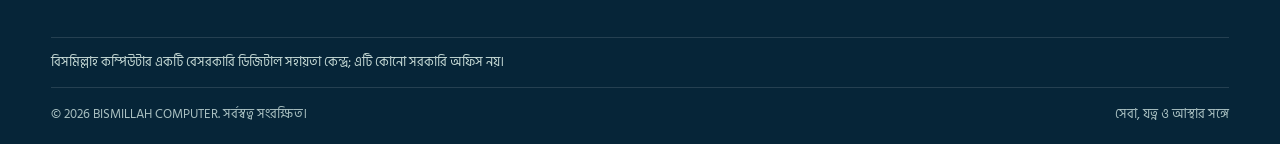
<file: contact.html>
<!doctype html><html lang="bn"><head><meta charset="utf-8"><meta name="viewport" content="width=device-width,initial-scale=1"><meta name="description" content="বিসমিল্লাহ কম্পিউটারের ফোন, WhatsApp, ইমেইল, ঠিকানা ও খোলার সময়—গৈলা বাজার, আগৈলঝাড়া, বরিশাল।"><meta name="theme-color" content="#087f6b"><meta property="og:type" content="website"><meta property="og:site_name" content="BISMILLAH COMPUTER"><meta property="og:title" content="যোগাযোগ | বিসমিল্লাহ কম্পিউটার"><meta property="og:description" content="বিসমিল্লাহ কম্পিউটারের ফোন, WhatsApp, ইমেইল, ঠিকানা ও খোলার সময়—গৈলা বাজার, আগৈলঝাড়া, বরিশাল।"><meta property="og:url" content="https://bismillahcomputer.netlify.app/contact"><link rel="canonical" href="https://bismillahcomputer.netlify.app/contact"><link rel="preconnect" href="https://fonts.googleapis.com"><link rel="preconnect" href="https://fonts.gstatic.com" crossorigin><link href="https://fonts.googleapis.com/css2?family=Hind+Siliguri:wght@400;500;600;700;800&display=swap" rel="stylesheet"><link rel="stylesheet" href="/styles.css"><title>যোগাযোগ | বিসমিল্লাহ কম্পিউটার</title></head><body><svg xmlns="http://www.w3.org/2000/svg" class="svg-sprite" aria-hidden="true"><symbol id="i-pin" viewBox="0 0 24 24"><path d="M20 10c0 5-8 12-8 12S4 15 4 10a8 8 0 1 1 16 0Z"/><circle cx="12" cy="10" r="2.5"/></symbol><symbol id="i-clock" viewBox="0 0 24 24"><circle cx="12" cy="12" r="9"/><path d="M12 7v5l3 2"/></symbol><symbol id="i-menu" viewBox="0 0 24 24"><path d="M4 7h16M4 12h16M4 17h16"/></symbol><symbol id="i-check" viewBox="0 0 24 24"><path d="m5 12 4 4L19 6"/></symbol><symbol id="i-file" viewBox="0 0 24 24"><path d="M14 2H6a2 2 0 0 0-2 2v16a2 2 0 0 0 2 2h12a2 2 0 0 0 2-2V8Z"/><path d="M14 2v6h6M8 13h8M8 17h8"/></symbol><symbol id="i-land" viewBox="0 0 24 24"><path d="m3 10 9-7 9 7M5 9v11h14V9M9 20v-7h6v7"/></symbol><symbol id="i-id" viewBox="0 0 24 24"><rect x="3" y="5" width="18" height="14" rx="2"/><circle cx="9" cy="11" r="2"/><path d="M6 16c1-2 5-2 6 0M14 10h4M14 14h4"/></symbol><symbol id="i-print" viewBox="0 0 24 24"><path d="M6 9V3h12v6M6 18H4a2 2 0 0 1-2-2v-5a2 2 0 0 1 2-2h16a2 2 0 0 1 2 2v5a2 2 0 0 1-2 2h-2"/><path d="M6 14h12v7H6z"/></symbol><symbol id="i-graduation" viewBox="0 0 24 24"><path d="m2 10 10-6 10 6-10 6-10-6Z"/><path d="M6 12v5c4 3 8 3 12 0v-5M22 10v6"/></symbol><symbol id="i-wallet" viewBox="0 0 24 24"><rect x="3" y="5" width="18" height="15" rx="2"/><path d="M3 9h18M16 15h2"/></symbol><symbol id="i-palette" viewBox="0 0 24 24"><path d="M12 3a9 9 0 1 0 0 18h1a2 2 0 0 0 1-3.7 1.8 1.8 0 0 1 1-3.3h2A4 4 0 0 0 21 10c0-4-4-7-9-7Z"/><path d="M7.5 10h.01M10 7h.01M15 7h.01"/></symbol><symbol id="i-mail" viewBox="0 0 24 24"><rect x="3" y="5" width="18" height="14" rx="2"/><path d="m3 7 9 6 9-6"/></symbol><symbol id="i-phone" viewBox="0 0 24 24"><path d="M22 16.9v3a2 2 0 0 1-2.2 2A19.8 19.8 0 0 1 11.2 19a19.4 19.4 0 0 1-6-6A19.8 19.8 0 0 1 2.1 4.2 2 2 0 0 1 4.1 2h3a2 2 0 0 1 2 1.7l.5 3a2 2 0 0 1-.6 1.7L7.7 9.7a16 16 0 0 0 6 6l1.3-1.3a2 2 0 0 1 1.7-.6l3 .5a2 2 0 0 1 1.7 2Z"/></symbol><symbol id="i-message" viewBox="0 0 24 24"><path d="M21 11.5a8.4 8.4 0 0 1-.9 3.8 8.5 8.5 0 0 1-7.6 4.7 8.4 8.4 0 0 1-3.8-.9L3 21l1.9-5.7a8.4 8.4 0 0 1-.9-3.8 8.5 8.5 0 0 1 4.7-7.6 8.4 8.4 0 0 1 3.8-.9h.5a8.5 8.5 0 0 1 8 8v.5Z"/></symbol><symbol id="i-laptop" viewBox="0 0 24 24"><rect x="4" y="4" width="16" height="12" rx="2"/><path d="M2 20h20l-2-4H4l-2 4Z"/></symbol><symbol id="i-arrow" viewBox="0 0 24 24"><path d="M5 12h14M13 6l6 6-6 6"/></symbol></svg><a class="skip-link" href="#main-content">মূল কনটেন্টে যান</a>
<div class="topbar"><div class="container topbar-inner"><span><svg class="icon" aria-hidden="true"><use href="#i-pin"/></svg> Goila School Road, Karmakar Market, Goila Bazar</span><span><svg class="icon" aria-hidden="true"><use href="#i-clock"/></svg> প্রতিদিন সকাল ৯টা – রাত ৯টা</span></div></div>
<header class="site-header"><nav class="container nav" aria-label="প্রধান নেভিগেশন">
<a class="brand" href="/"><span class="brand-mark" aria-hidden="true">ব</span><span class="brand-name">বিসমিল্লাহ কম্পিউটার<small>BISMILLAH COMPUTER</small></span></a>
<button class="menu-toggle" type="button" aria-label="মেনু খুলুন" aria-expanded="false" aria-controls="navLinks"><svg class="icon" aria-hidden="true"><use href="#i-menu"/></svg></button>
<div class="nav-links" id="navLinks"><a  href="/">হোম</a><a  href="/services">সেবাসমূহ</a><a  href="/about">আমাদের সম্পর্কে</a><a  href="/faq">প্রশ্নোত্তর</a><a aria-current="page" class="active" href="/contact">যোগাযোগ</a></div>
<div class="nav-actions"><a class="btn btn-small" href="tel:01730169444">কল করুন</a></div></nav></header><main id="main-content"><section class="page-hero"><div class="container"><div class="breadcrumbs"><a href="/">হোম</a> / যোগাযোগ</div><span class="kicker">Contact Us</span><h1>আমাদের সঙ্গে যোগাযোগ করুন</h1><p>সেবার তথ্য, প্রয়োজনীয় কাগজপত্র অথবা প্রশিক্ষণ সম্পর্কে জানতে ফোন বা WhatsApp করুন।</p></div></section><section class="section container"><div class="contact-layout"><div class="contact-card"><h2>যোগাযোগের তথ্য</h2><div class="contact-row"><span class="contact-icon"><svg class="icon"><use href="#i-phone"/></svg></span><div><strong>ফোন</strong><a href="tel:01730169444">01730-169444</a><br><a href="tel:01902468226">01902-468226</a></div></div><div class="contact-row"><span class="contact-icon"><svg class="icon"><use href="#i-message"/></svg></span><div><strong>WhatsApp</strong><a href="https://wa.me/8801730169444" target="_blank" rel="noopener noreferrer">WhatsApp-এ মেসেজ দিন</a></div></div><div class="contact-row"><span class="contact-icon"><svg class="icon"><use href="#i-mail"/></svg></span><div><strong>ইমেইল</strong><a href="mailto:bismillahcomputer290@gmail.com">bismillahcomputer290@gmail.com</a></div></div><div class="contact-row"><span class="contact-icon"><svg class="icon"><use href="#i-pin"/></svg></span><div><strong>ঠিকানা</strong><p>Goila School Road, Karmakar Market, Goila Bazar, Agailjhara, Barishal</p></div></div><div class="contact-row"><span class="contact-icon"><svg class="icon"><use href="#i-clock"/></svg></span><div><strong>খোলার সময়</strong><p>প্রতিদিন সকাল ৯টা – রাত ৯টা</p></div></div><div class="contact-actions"><a class="btn" href="tel:01730169444">এখনই কল করুন</a><a class="btn btn-outline" href="https://wa.me/8801730169444" target="_blank" rel="noopener noreferrer">WhatsApp</a></div></div><div class="map-panel"><div class="map-art"><svg class="icon icon-xl"><use href="#i-pin"/></svg></div><h2>আমাদের অবস্থান</h2><p>কর্মকার মার্কেট, গৈলা বাজার, আগৈলঝাড়া, বরিশাল</p><a class="btn" href="https://www.google.com/maps/search/?api=1&query=Goila+School+Road+Karmakar+Market+Goila+Bazar+Agailjhara+Barishal" target="_blank" rel="noopener noreferrer">Google Maps-এ পথ দেখুন <svg class="icon"><use href="#i-arrow"/></svg></a></div></div></section></main><footer class="site-footer"><div class="container"><div class="footer-grid"><div><a class="footer-brand" href="/">বিসমিল্লাহ কম্পিউটার</a><p class="footer-copy">আপনার এলাকার কম্পিউটার প্রশিক্ষণ ও ডিজিটাল সেবা সহায়তা কেন্দ্র। প্রয়োজনীয় কাজে তথ্য ও সহযোগিতার জন্য যোগাযোগ করুন।</p><a class="btn btn-light" href="https://wa.me/8801730169444" target="_blank" rel="noopener noreferrer"><svg class="icon"><use href="#i-message"/></svg> WhatsApp</a></div><div><h2 class="footer-title">দ্রুত লিংক</h2><div class="footer-links"><a href="/">হোম</a><a href="/services">সেবাসমূহ</a><a href="/about">আমাদের সম্পর্কে</a><a href="/faq">প্রশ্নোত্তর</a><a href="/contact">যোগাযোগ</a><a href="/notices">নোটিশ বোর্ড</a><a href="/notices">নোটিশ বোর্ড</a></div></div><div><h2 class="footer-title">যোগাযোগ</h2><div class="footer-links"><span>Goila School Road, Karmakar Market, Goila Bazar, Agailjhara, Barishal</span><a href="tel:01730169444">01730-169444</a><a href="tel:01902468226">01902-468226</a><a href="mailto:bismillahcomputer290@gmail.com">bismillahcomputer290@gmail.com</a><span>প্রতিদিন সকাল ৯টা – রাত ৯টা</span></div></div></div><div class="footer-note">বিসমিল্লাহ কম্পিউটার একটি বেসরকারি ডিজিটাল সহায়তা কেন্দ্র; এটি কোনো সরকারি অফিস নয়।</div><div class="footer-bottom"><span>© <span data-year></span> BISMILLAH COMPUTER. সর্বস্বত্ব সংরক্ষিত।</span><span>সেবা, যত্ন ও আস্থার সঙ্গে</span></div></div></footer><script src="/script.js" defer></script></body></html>
</file>
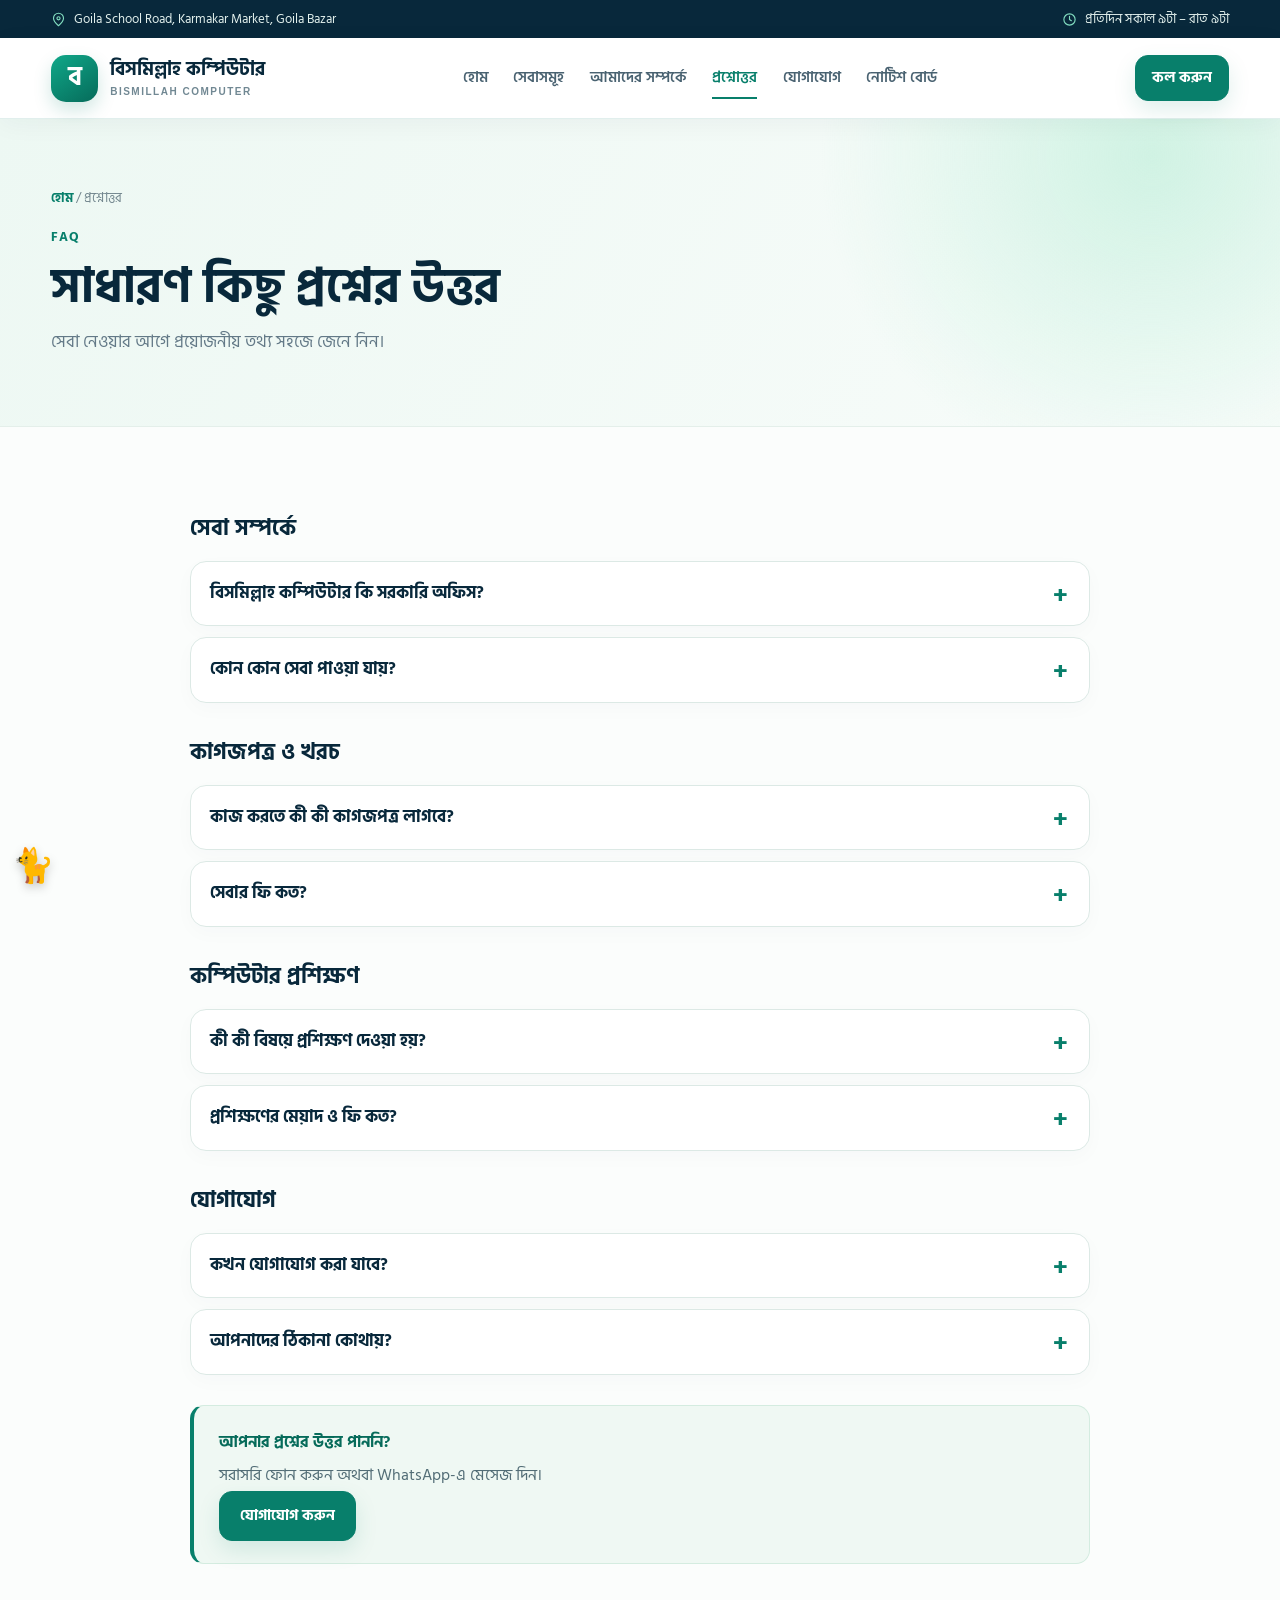
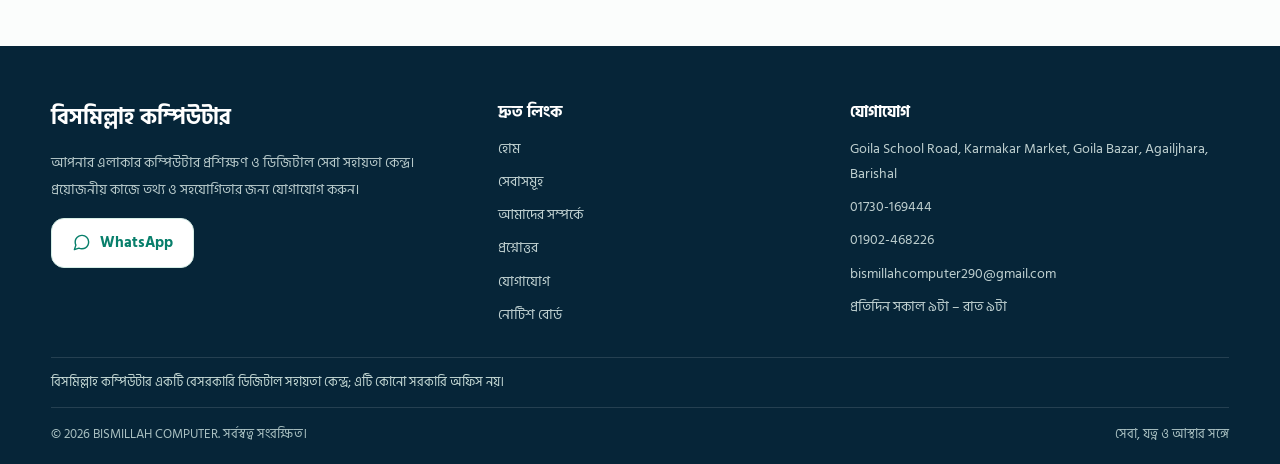
<file: faq.html>
<!doctype html><html lang="bn"><head><meta charset="utf-8"><meta name="viewport" content="width=device-width,initial-scale=1"><meta name="description" content="বিসমিল্লাহ কম্পিউটারের সেবা, প্রয়োজনীয় কাগজপত্র, সরকারি ফি, কম্পিউটার প্রশিক্ষণ ও যোগাযোগ সম্পর্কে সাধারণ প্রশ্ন।"><meta name="theme-color" content="#087f6b"><meta property="og:type" content="website"><meta property="og:site_name" content="BISMILLAH COMPUTER"><meta property="og:title" content="প্রশ্নোত্তর | বিসমিল্লাহ কম্পিউটার"><meta property="og:description" content="বিসমিল্লাহ কম্পিউটারের সেবা, প্রয়োজনীয় কাগজপত্র, সরকারি ফি, কম্পিউটার প্রশিক্ষণ ও যোগাযোগ সম্পর্কে সাধারণ প্রশ্ন।"><meta property="og:url" content="https://bismillahcomputer.netlify.app/faq"><link rel="canonical" href="https://bismillahcomputer.netlify.app/faq"><link rel="preconnect" href="https://fonts.googleapis.com"><link rel="preconnect" href="https://fonts.gstatic.com" crossorigin><link href="https://fonts.googleapis.com/css2?family=Hind+Siliguri:wght@400;500;600;700;800&display=swap" rel="stylesheet"><link rel="stylesheet" href="/styles.css"><title>প্রশ্নোত্তর | বিসমিল্লাহ কম্পিউটার</title></head><body><svg xmlns="http://www.w3.org/2000/svg" class="svg-sprite" aria-hidden="true"><symbol id="i-pin" viewBox="0 0 24 24"><path d="M20 10c0 5-8 12-8 12S4 15 4 10a8 8 0 1 1 16 0Z"/><circle cx="12" cy="10" r="2.5"/></symbol><symbol id="i-clock" viewBox="0 0 24 24"><circle cx="12" cy="12" r="9"/><path d="M12 7v5l3 2"/></symbol><symbol id="i-menu" viewBox="0 0 24 24"><path d="M4 7h16M4 12h16M4 17h16"/></symbol><symbol id="i-check" viewBox="0 0 24 24"><path d="m5 12 4 4L19 6"/></symbol><symbol id="i-file" viewBox="0 0 24 24"><path d="M14 2H6a2 2 0 0 0-2 2v16a2 2 0 0 0 2 2h12a2 2 0 0 0 2-2V8Z"/><path d="M14 2v6h6M8 13h8M8 17h8"/></symbol><symbol id="i-land" viewBox="0 0 24 24"><path d="m3 10 9-7 9 7M5 9v11h14V9M9 20v-7h6v7"/></symbol><symbol id="i-id" viewBox="0 0 24 24"><rect x="3" y="5" width="18" height="14" rx="2"/><circle cx="9" cy="11" r="2"/><path d="M6 16c1-2 5-2 6 0M14 10h4M14 14h4"/></symbol><symbol id="i-print" viewBox="0 0 24 24"><path d="M6 9V3h12v6M6 18H4a2 2 0 0 1-2-2v-5a2 2 0 0 1 2-2h16a2 2 0 0 1 2 2v5a2 2 0 0 1-2 2h-2"/><path d="M6 14h12v7H6z"/></symbol><symbol id="i-graduation" viewBox="0 0 24 24"><path d="m2 10 10-6 10 6-10 6-10-6Z"/><path d="M6 12v5c4 3 8 3 12 0v-5M22 10v6"/></symbol><symbol id="i-wallet" viewBox="0 0 24 24"><rect x="3" y="5" width="18" height="15" rx="2"/><path d="M3 9h18M16 15h2"/></symbol><symbol id="i-palette" viewBox="0 0 24 24"><path d="M12 3a9 9 0 1 0 0 18h1a2 2 0 0 0 1-3.7 1.8 1.8 0 0 1 1-3.3h2A4 4 0 0 0 21 10c0-4-4-7-9-7Z"/><path d="M7.5 10h.01M10 7h.01M15 7h.01"/></symbol><symbol id="i-mail" viewBox="0 0 24 24"><rect x="3" y="5" width="18" height="14" rx="2"/><path d="m3 7 9 6 9-6"/></symbol><symbol id="i-phone" viewBox="0 0 24 24"><path d="M22 16.9v3a2 2 0 0 1-2.2 2A19.8 19.8 0 0 1 11.2 19a19.4 19.4 0 0 1-6-6A19.8 19.8 0 0 1 2.1 4.2 2 2 0 0 1 4.1 2h3a2 2 0 0 1 2 1.7l.5 3a2 2 0 0 1-.6 1.7L7.7 9.7a16 16 0 0 0 6 6l1.3-1.3a2 2 0 0 1 1.7-.6l3 .5a2 2 0 0 1 1.7 2Z"/></symbol><symbol id="i-message" viewBox="0 0 24 24"><path d="M21 11.5a8.4 8.4 0 0 1-.9 3.8 8.5 8.5 0 0 1-7.6 4.7 8.4 8.4 0 0 1-3.8-.9L3 21l1.9-5.7a8.4 8.4 0 0 1-.9-3.8 8.5 8.5 0 0 1 4.7-7.6 8.4 8.4 0 0 1 3.8-.9h.5a8.5 8.5 0 0 1 8 8v.5Z"/></symbol><symbol id="i-laptop" viewBox="0 0 24 24"><rect x="4" y="4" width="16" height="12" rx="2"/><path d="M2 20h20l-2-4H4l-2 4Z"/></symbol><symbol id="i-arrow" viewBox="0 0 24 24"><path d="M5 12h14M13 6l6 6-6 6"/></symbol></svg><a class="skip-link" href="#main-content">মূল কনটেন্টে যান</a>
<div class="topbar"><div class="container topbar-inner"><span><svg class="icon" aria-hidden="true"><use href="#i-pin"/></svg> Goila School Road, Karmakar Market, Goila Bazar</span><span><svg class="icon" aria-hidden="true"><use href="#i-clock"/></svg> প্রতিদিন সকাল ৯টা – রাত ৯টা</span></div></div>
<header class="site-header"><nav class="container nav" aria-label="প্রধান নেভিগেশন">
<a class="brand" href="/"><span class="brand-mark" aria-hidden="true">ব</span><span class="brand-name">বিসমিল্লাহ কম্পিউটার<small>BISMILLAH COMPUTER</small></span></a>
<button class="menu-toggle" type="button" aria-label="মেনু খুলুন" aria-expanded="false" aria-controls="navLinks"><svg class="icon" aria-hidden="true"><use href="#i-menu"/></svg></button>
<div class="nav-links" id="navLinks"><a  href="/">হোম</a><a  href="/services">সেবাসমূহ</a><a  href="/about">আমাদের সম্পর্কে</a><a aria-current="page" class="active" href="/faq">প্রশ্নোত্তর</a><a  href="/contact">যোগাযোগ</a><a href="/notices">নোটিশ বোর্ড</a></div>
<div class="nav-actions"><a class="btn btn-small" href="tel:01730169444">কল করুন</a></div></nav></header><main id="main-content"><section class="page-hero"><div class="container"><div class="breadcrumbs"><a href="/">হোম</a> / প্রশ্নোত্তর</div><span class="kicker">FAQ</span><h1>সাধারণ কিছু প্রশ্নের উত্তর</h1><p>সেবা নেওয়ার আগে প্রয়োজনীয় তথ্য সহজে জেনে নিন।</p></div></section><section class="section container faq-layout"><section class="faq-group"><h2>সেবা সম্পর্কে</h2><details class="faq-item"><summary>বিসমিল্লাহ কম্পিউটার কি সরকারি অফিস?</summary><p>না। এটি একটি বেসরকারি ডিজিটাল সহায়তা কেন্দ্র ও কম্পিউটার প্রশিক্ষণ প্রতিষ্ঠান। সরকারি আবেদন ও সেবার চূড়ান্ত সিদ্ধান্ত সংশ্লিষ্ট সরকারি কর্তৃপক্ষের।</p></details><details class="faq-item"><summary>কোন কোন সেবা পাওয়া যায়?</summary><p>অনলাইন আবেদন, জন্ম নিবন্ধন, NID আবেদন সহায়তা, পাসপোর্ট আবেদন, ভূমি কর ও দাখিলা, স্কুল ভর্তি ও ফি, চাকরির আবেদন, TIN, ফটোকপি ও ছবি, ক্যাশ মেমো ও গ্রাফিক ডিজাইন, bKash ও Nagad এবং কম্পিউটার প্রশিক্ষণ।</p></details></section><section class="faq-group"><h2>কাগজপত্র ও খরচ</h2><details class="faq-item"><summary>কাজ করতে কী কী কাগজপত্র লাগবে?</summary><p>কাজের ধরন অনুযায়ী কাগজপত্র আলাদা। আসার আগে ফোন বা WhatsApp-এ আপনার কাজের নাম জানালে প্রয়োজনীয় তথ্য জেনে নিতে পারবেন।</p></details><details class="faq-item"><summary>সেবার ফি কত?</summary><p>এখানে নির্দিষ্ট ফি প্রকাশ করা হয়নি। কাজের ধরন ও সরকারি ফি প্রযোজ্য কি না তার ওপর খরচ নির্ভর করতে পারে। কাজ শুরুর আগে মোট খরচ জেনে নিন।</p></details></section><section class="faq-group"><h2>কম্পিউটার প্রশিক্ষণ</h2><details class="faq-item"><summary>কী কী বিষয়ে প্রশিক্ষণ দেওয়া হয়?</summary><p>Basic Computer, Microsoft Word, Excel, PowerPoint, Internet ও Email, Practical Digital Skills এবং দৈনন্দিন কাজে AI Tools ব্যবহারের বিষয় রয়েছে।</p></details><details class="faq-item"><summary>প্রশিক্ষণের মেয়াদ ও ফি কত?</summary><p>প্রশিক্ষণের সময়, বিষয়বস্তু ও ফি সম্পর্কে নিশ্চিত তথ্য জানতে সরাসরি যোগাযোগ করুন।</p></details></section><section class="faq-group"><h2>যোগাযোগ</h2><details class="faq-item"><summary>কখন যোগাযোগ করা যাবে?</summary><p>প্রতিদিন সকাল ৯টা থেকে রাত ৯টা পর্যন্ত যোগাযোগ করতে পারবেন।</p></details><details class="faq-item"><summary>আপনাদের ঠিকানা কোথায়?</summary><p>Goila School Road, Karmakar Market, Goila Bazar, Agailjhara, Barishal। Google Maps লিংক Contact পেজে দেওয়া আছে।</p></details></section><div class="notice-panel"><strong>আপনার প্রশ্নের উত্তর পাননি?</strong><p>সরাসরি ফোন করুন অথবা WhatsApp-এ মেসেজ দিন।</p><a class="btn" href="/contact">যোগাযোগ করুন</a></div></section></main><footer class="site-footer"><div class="container"><div class="footer-grid"><div><a class="footer-brand" href="/">বিসমিল্লাহ কম্পিউটার</a><p class="footer-copy">আপনার এলাকার কম্পিউটার প্রশিক্ষণ ও ডিজিটাল সেবা সহায়তা কেন্দ্র। প্রয়োজনীয় কাজে তথ্য ও সহযোগিতার জন্য যোগাযোগ করুন।</p><a class="btn btn-light" href="https://wa.me/8801730169444" target="_blank" rel="noopener noreferrer"><svg class="icon"><use href="#i-message"/></svg> WhatsApp</a></div><div><h2 class="footer-title">দ্রুত লিংক</h2><div class="footer-links"><a href="/">হোম</a><a href="/services">সেবাসমূহ</a><a href="/about">আমাদের সম্পর্কে</a><a href="/faq">প্রশ্নোত্তর</a><a href="/contact">যোগাযোগ</a><a href="/notices">নোটিশ বোর্ড</a></div></div><div><h2 class="footer-title">যোগাযোগ</h2><div class="footer-links"><span>Goila School Road, Karmakar Market, Goila Bazar, Agailjhara, Barishal</span><a href="tel:01730169444">01730-169444</a><a href="tel:01902468226">01902-468226</a><a href="mailto:bismillahcomputer290@gmail.com">bismillahcomputer290@gmail.com</a><span>প্রতিদিন সকাল ৯টা – রাত ৯টা</span></div></div></div><div class="footer-note">বিসমিল্লাহ কম্পিউটার একটি বেসরকারি ডিজিটাল সহায়তা কেন্দ্র; এটি কোনো সরকারি অফিস নয়।</div><div class="footer-bottom"><span>© <span data-year></span> BISMILLAH COMPUTER. সর্বস্বত্ব সংরক্ষিত।</span><span>সেবা, যত্ন ও আস্থার সঙ্গে</span></div></div></footer><script src="/script.js" defer></script></body></html>
</file>
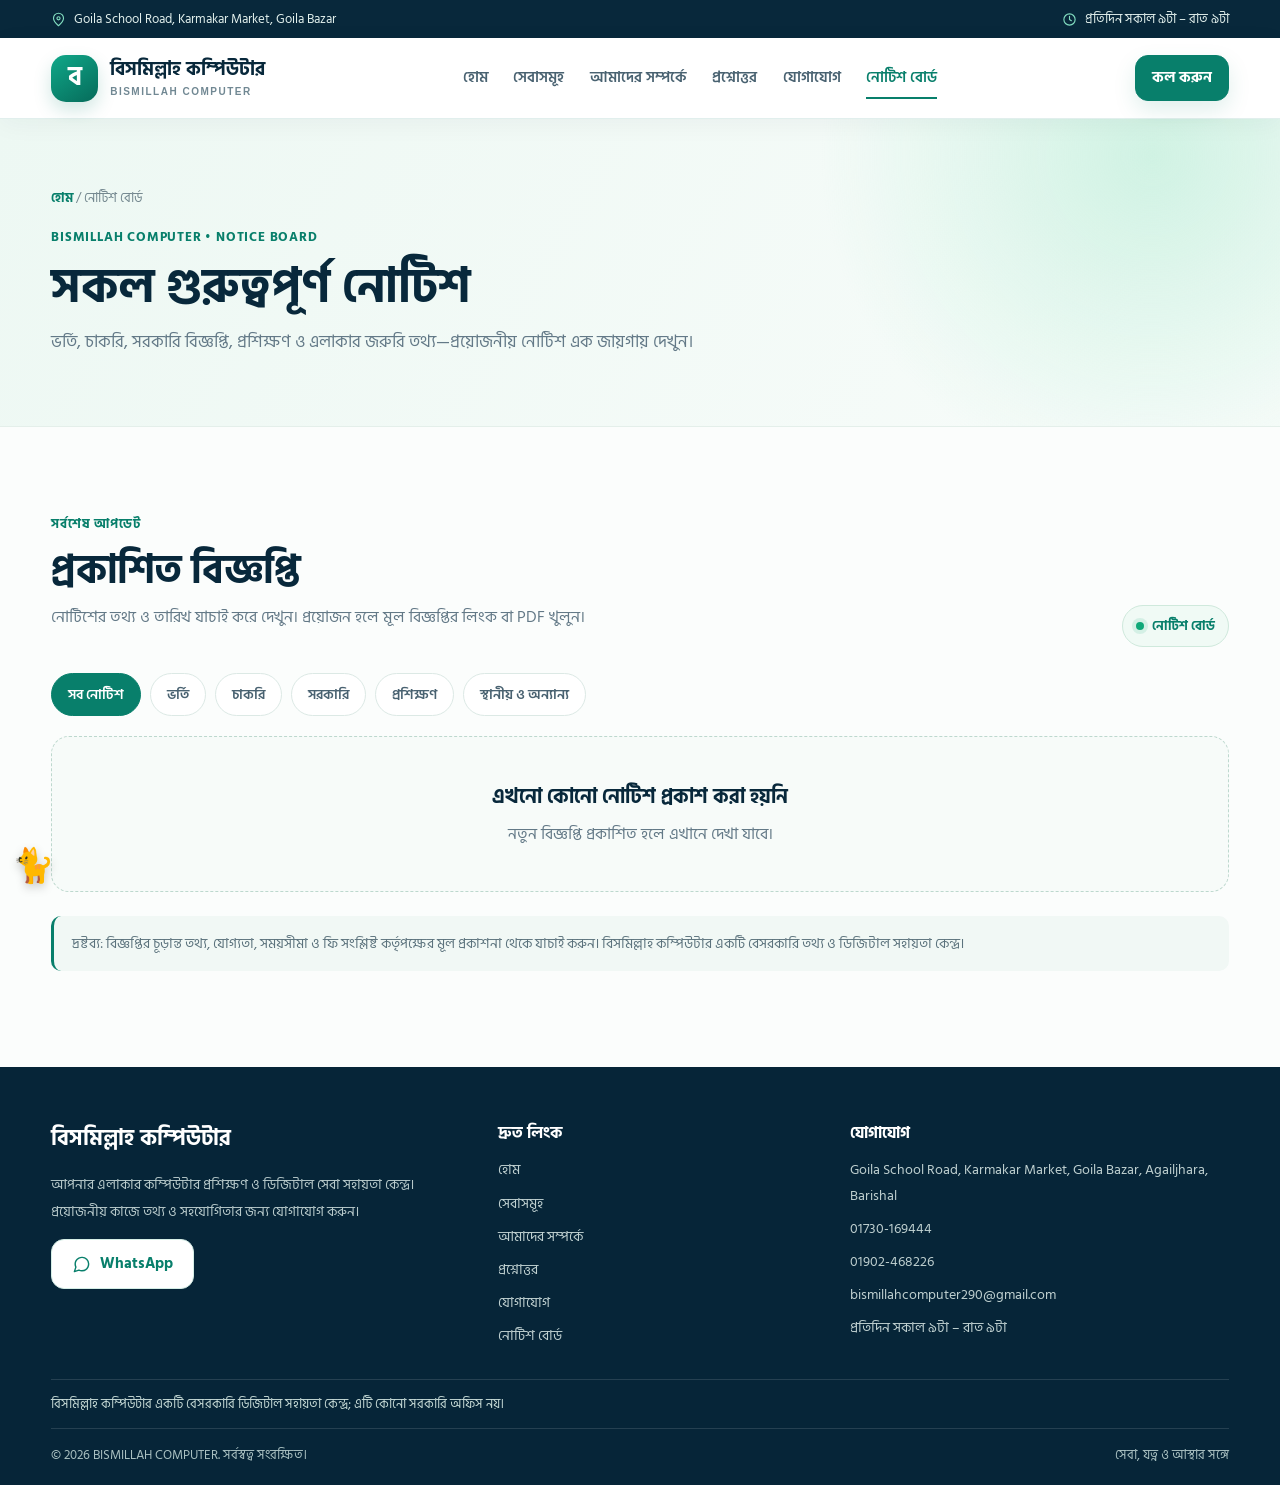
<file: notices.html>
<!doctype html>
<html lang="bn">
<head>
<meta charset="utf-8"><meta name="viewport" content="width=device-width,initial-scale=1">
<meta name="description" content="বিসমিল্লাহ কম্পিউটারের স্থানীয় ভর্তি, চাকরি, সরকারি বিজ্ঞপ্তি, প্রশিক্ষণ ও জরুরি নোটিশ এক জায়গায়।">
<meta name="theme-color" content="#087f6b">
<meta property="og:type" content="website"><meta property="og:site_name" content="BISMILLAH COMPUTER">
<meta property="og:title" content="নোটিশ বোর্ড | বিসমিল্লাহ কম্পিউটার">
<meta property="og:description" content="গুরুত্বপূর্ণ স্থানীয় ও প্রয়োজনীয় বিজ্ঞপ্তি এক জায়গায় দেখুন।">
<meta property="og:url" content="https://bismillahcomputer.netlify.app/notices">
<link rel="canonical" href="https://bismillahcomputer.netlify.app/notices">
<link rel="preconnect" href="https://fonts.googleapis.com"><link rel="preconnect" href="https://fonts.gstatic.com" crossorigin>
<link href="https://fonts.googleapis.com/css2?family=Hind+Siliguri:wght@400;500;600;700;800&display=swap" rel="stylesheet">
<link rel="stylesheet" href="/styles.css"><title>নোটিশ বোর্ড | বিসমিল্লাহ কম্পিউটার</title>
</head><body><svg xmlns="http://www.w3.org/2000/svg" class="svg-sprite" aria-hidden="true"><symbol id="i-pin" viewBox="0 0 24 24"><path d="M20 10c0 5-8 12-8 12S4 15 4 10a8 8 0 1 1 16 0Z"/><circle cx="12" cy="10" r="2.5"/></symbol><symbol id="i-clock" viewBox="0 0 24 24"><circle cx="12" cy="12" r="9"/><path d="M12 7v5l3 2"/></symbol><symbol id="i-menu" viewBox="0 0 24 24"><path d="M4 7h16M4 12h16M4 17h16"/></symbol><symbol id="i-check" viewBox="0 0 24 24"><path d="m5 12 4 4L19 6"/></symbol><symbol id="i-file" viewBox="0 0 24 24"><path d="M14 2H6a2 2 0 0 0-2 2v16a2 2 0 0 0 2 2h12a2 2 0 0 0 2-2V8Z"/><path d="M14 2v6h6M8 13h8M8 17h8"/></symbol><symbol id="i-land" viewBox="0 0 24 24"><path d="m3 10 9-7 9 7M5 9v11h14V9M9 20v-7h6v7"/></symbol><symbol id="i-id" viewBox="0 0 24 24"><rect x="3" y="5" width="18" height="14" rx="2"/><circle cx="9" cy="11" r="2"/><path d="M6 16c1-2 5-2 6 0M14 10h4M14 14h4"/></symbol><symbol id="i-print" viewBox="0 0 24 24"><path d="M6 9V3h12v6M6 18H4a2 2 0 0 1-2-2v-5a2 2 0 0 1 2-2h16a2 2 0 0 1 2 2v5a2 2 0 0 1-2 2h-2"/><path d="M6 14h12v7H6z"/></symbol><symbol id="i-graduation" viewBox="0 0 24 24"><path d="m2 10 10-6 10 6-10 6-10-6Z"/><path d="M6 12v5c4 3 8 3 12 0v-5M22 10v6"/></symbol><symbol id="i-wallet" viewBox="0 0 24 24"><rect x="3" y="5" width="18" height="15" rx="2"/><path d="M3 9h18M16 15h2"/></symbol><symbol id="i-palette" viewBox="0 0 24 24"><path d="M12 3a9 9 0 1 0 0 18h1a2 2 0 0 0 1-3.7 1.8 1.8 0 0 1 1-3.3h2A4 4 0 0 0 21 10c0-4-4-7-9-7Z"/><path d="M7.5 10h.01M10 7h.01M15 7h.01"/></symbol><symbol id="i-mail" viewBox="0 0 24 24"><rect x="3" y="5" width="18" height="14" rx="2"/><path d="m3 7 9 6 9-6"/></symbol><symbol id="i-phone" viewBox="0 0 24 24"><path d="M22 16.9v3a2 2 0 0 1-2.2 2A19.8 19.8 0 0 1 11.2 19a19.4 19.4 0 0 1-6-6A19.8 19.8 0 0 1 2.1 4.2 2 2 0 0 1 4.1 2h3a2 2 0 0 1 2 1.7l.5 3a2 2 0 0 1-.6 1.7L7.7 9.7a16 16 0 0 0 6 6l1.3-1.3a2 2 0 0 1 1.7-.6l3 .5a2 2 0 0 1 1.7 2Z"/></symbol><symbol id="i-message" viewBox="0 0 24 24"><path d="M21 11.5a8.4 8.4 0 0 1-.9 3.8 8.5 8.5 0 0 1-7.6 4.7 8.4 8.4 0 0 1-3.8-.9L3 21l1.9-5.7a8.4 8.4 0 0 1-.9-3.8 8.5 8.5 0 0 1 4.7-7.6 8.4 8.4 0 0 1 3.8-.9h.5a8.5 8.5 0 0 1 8 8v.5Z"/></symbol><symbol id="i-laptop" viewBox="0 0 24 24"><rect x="4" y="4" width="16" height="12" rx="2"/><path d="M2 20h20l-2-4H4l-2 4Z"/></symbol><symbol id="i-arrow" viewBox="0 0 24 24"><path d="M5 12h14M13 6l6 6-6 6"/></symbol></svg><a class="skip-link" href="#main-content">মূল কনটেন্টে যান</a>
<div class="topbar"><div class="container topbar-inner"><span><svg class="icon" aria-hidden="true"><use href="#i-pin"/></svg> Goila School Road, Karmakar Market, Goila Bazar</span><span><svg class="icon" aria-hidden="true"><use href="#i-clock"/></svg> প্রতিদিন সকাল ৯টা – রাত ৯টা</span></div></div>

<header class="site-header"><nav class="container nav" aria-label="প্রধান নেভিগেশন">
<a class="brand" href="/"><span class="brand-mark" aria-hidden="true">ব</span><span class="brand-name">বিসমিল্লাহ কম্পিউটার<small>BISMILLAH COMPUTER</small></span></a>
<button class="menu-toggle" type="button" aria-label="মেনু খুলুন" aria-expanded="false" aria-controls="navLinks"><svg class="icon" aria-hidden="true"><use href="#i-menu"/></svg></button>
<div class="nav-links" id="navLinks"><a href="/">হোম</a><a href="/services">সেবাসমূহ</a><a href="/about">আমাদের সম্পর্কে</a><a href="/faq">প্রশ্নোত্তর</a><a href="/contact">যোগাযোগ</a><a aria-current="page" class="active" href="/notices">নোটিশ বোর্ড</a></div>
<div class="nav-actions"><a class="btn btn-small" href="tel:01730169444">কল করুন</a></div></nav></header>
<main id="main-content">
<section class="page-hero"><div class="container"><div class="breadcrumbs"><a href="/">হোম</a> / নোটিশ বোর্ড</div><span class="kicker">BISMILLAH COMPUTER • NOTICE BOARD</span><h1>সকল গুরুত্বপূর্ণ নোটিশ</h1><p>ভর্তি, চাকরি, সরকারি বিজ্ঞপ্তি, প্রশিক্ষণ ও এলাকার জরুরি তথ্য—প্রয়োজনীয় নোটিশ এক জায়গায় দেখুন।</p></div></section>
<section class="section container">
<div class="notice-board-intro"><div><span class="kicker">সর্বশেষ আপডেট</span><h2 class="section-title">প্রকাশিত বিজ্ঞপ্তি</h2><p class="body-copy">নোটিশের তথ্য ও তারিখ যাচাই করে দেখুন। প্রয়োজন হলে মূল বিজ্ঞপ্তির লিংক বা PDF খুলুন।</p></div><span class="notice-live"><span></span> নোটিশ বোর্ড</span></div>
<div class="notice-filters" role="group" aria-label="নোটিশের ধরন">
<button class="notice-filter is-active" type="button" data-notice-filter="all" aria-pressed="true">সব নোটিশ</button>
<button class="notice-filter" type="button" data-notice-filter="admission" aria-pressed="false">ভর্তি</button>
<button class="notice-filter" type="button" data-notice-filter="job" aria-pressed="false">চাকরি</button>
<button class="notice-filter" type="button" data-notice-filter="government" aria-pressed="false">সরকারি</button>
<button class="notice-filter" type="button" data-notice-filter="training" aria-pressed="false">প্রশিক্ষণ</button>
<button class="notice-filter" type="button" data-notice-filter="local" aria-pressed="false">স্থানীয় ও অন্যান্য</button>
</div>
<div id="noticeList" class="notice-list" aria-live="polite"><div class="notice-loading">নোটিশ লোড হচ্ছে…</div></div>
<p class="notice-disclaimer">দ্রষ্টব্য: বিজ্ঞপ্তির চূড়ান্ত তথ্য, যোগ্যতা, সময়সীমা ও ফি সংশ্লিষ্ট কর্তৃপক্ষের মূল প্রকাশনা থেকে যাচাই করুন। বিসমিল্লাহ কম্পিউটার একটি বেসরকারি তথ্য ও ডিজিটাল সহায়তা কেন্দ্র।</p>
</section>
</main>
<footer class="site-footer"><div class="container"><div class="footer-grid"><div><a class="footer-brand" href="/">বিসমিল্লাহ কম্পিউটার</a><p class="footer-copy">আপনার এলাকার কম্পিউটার প্রশিক্ষণ ও ডিজিটাল সেবা সহায়তা কেন্দ্র। প্রয়োজনীয় কাজে তথ্য ও সহযোগিতার জন্য যোগাযোগ করুন।</p><a class="btn btn-light" href="https://wa.me/8801730169444" target="_blank" rel="noopener noreferrer"><svg class="icon"><use href="#i-message"/></svg> WhatsApp</a></div><div><h2 class="footer-title">দ্রুত লিংক</h2><div class="footer-links"><a href="/">হোম</a><a href="/services">সেবাসমূহ</a><a href="/about">আমাদের সম্পর্কে</a><a href="/faq">প্রশ্নোত্তর</a><a href="/contact">যোগাযোগ</a><a href="/notices">নোটিশ বোর্ড</a></div></div><div><h2 class="footer-title">যোগাযোগ</h2><div class="footer-links"><span>Goila School Road, Karmakar Market, Goila Bazar, Agailjhara, Barishal</span><a href="tel:01730169444">01730-169444</a><a href="tel:01902468226">01902-468226</a><a href="mailto:bismillahcomputer290@gmail.com">bismillahcomputer290@gmail.com</a><span>প্রতিদিন সকাল ৯টা – রাত ৯টা</span></div></div></div><div class="footer-note">বিসমিল্লাহ কম্পিউটার একটি বেসরকারি ডিজিটাল সহায়তা কেন্দ্র; এটি কোনো সরকারি অফিস নয়।</div><div class="footer-bottom"><span>© <span data-year></span> BISMILLAH COMPUTER. সর্বস্বত্ব সংরক্ষিত।</span><span>সেবা, যত্ন ও আস্থার সঙ্গে</span></div></div></footer>
<script src="/script.js" defer></script>
</body></html>
</file>
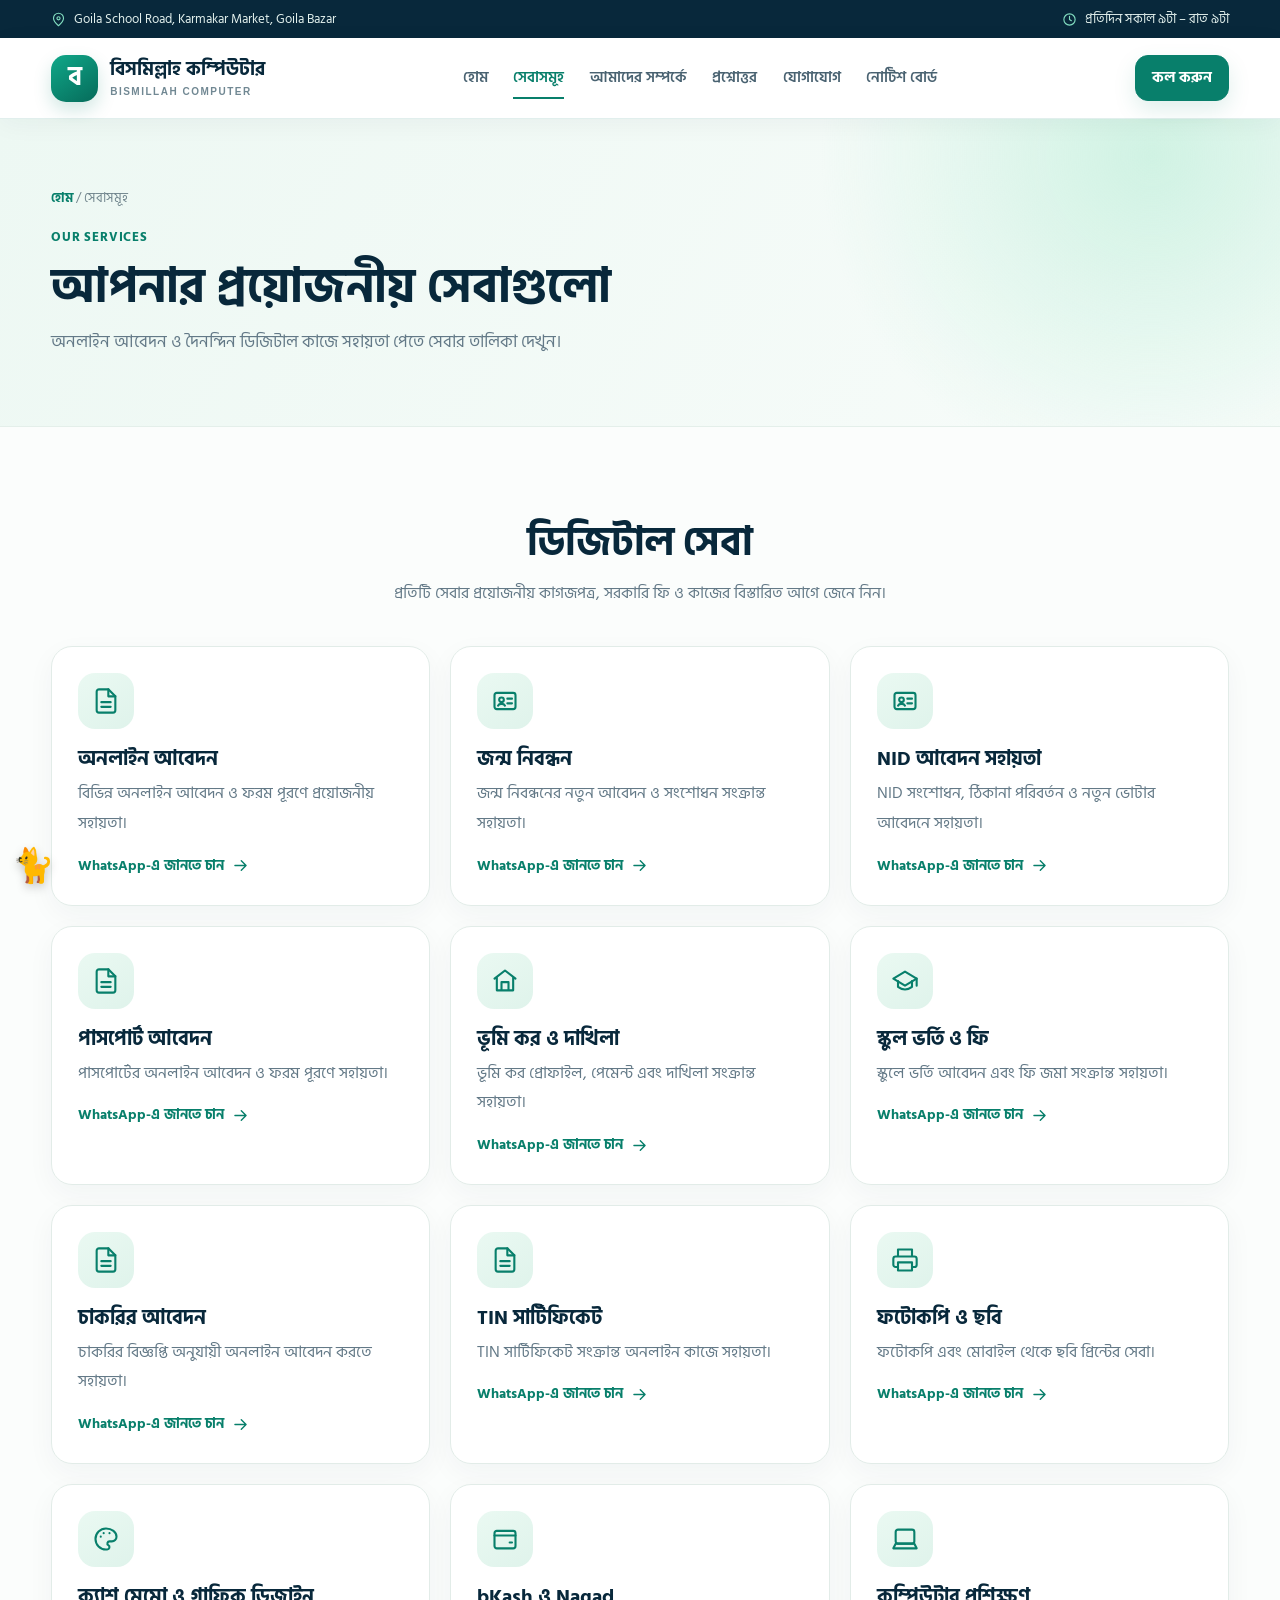
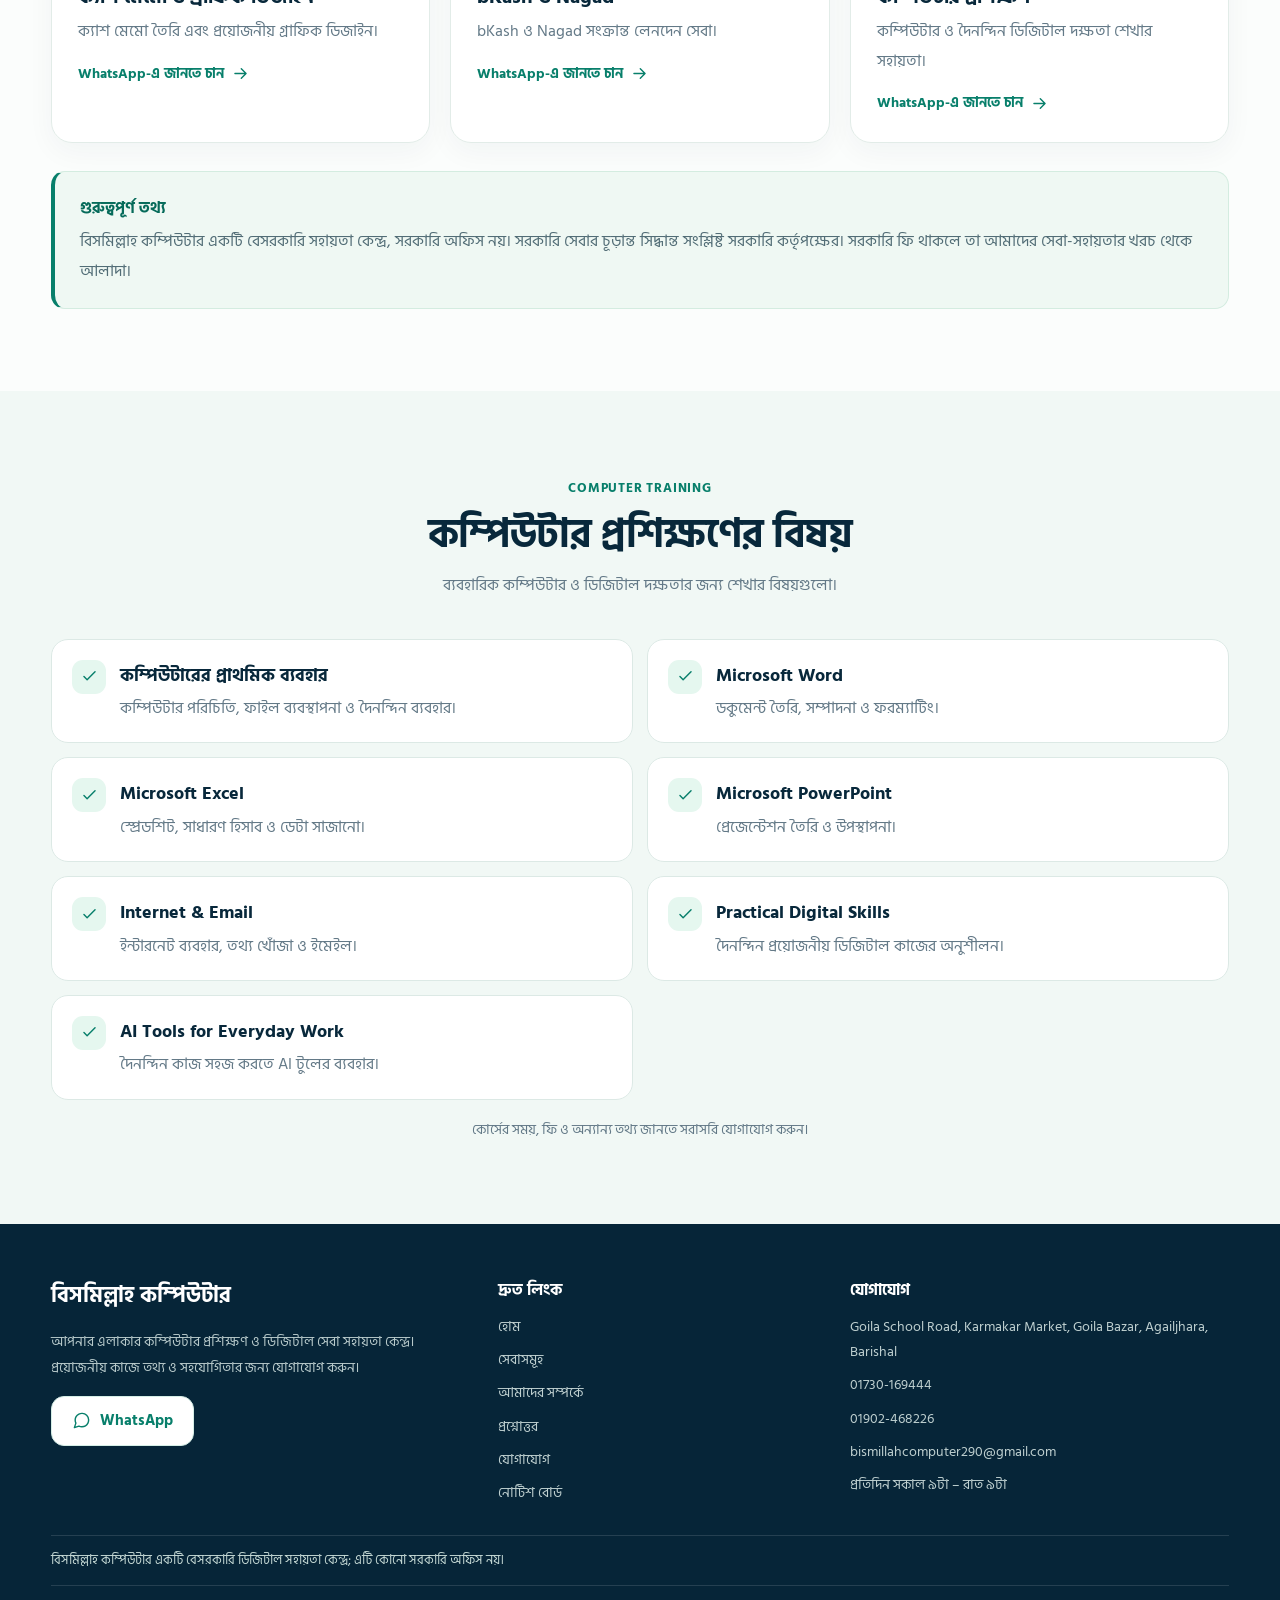
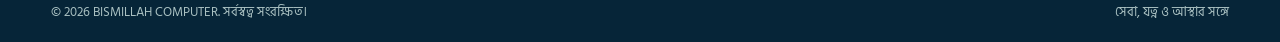
<file: services.html>
<!doctype html><html lang="bn"><head><meta charset="utf-8"><meta name="viewport" content="width=device-width,initial-scale=1"><meta name="description" content="অনলাইন আবেদন, জন্ম নিবন্ধন, NID, পাসপোর্ট, ভূমি কর, স্কুল ভর্তি, চাকরি, TIN, ফটোকপি, ডিজাইন, bKash, Nagad ও কম্পিউটার প্রশিক্ষণ।"><meta name="theme-color" content="#087f6b"><meta property="og:type" content="website"><meta property="og:site_name" content="BISMILLAH COMPUTER"><meta property="og:title" content="আমাদের সেবাসমূহ | বিসমিল্লাহ কম্পিউটার"><meta property="og:description" content="অনলাইন আবেদন, জন্ম নিবন্ধন, NID, পাসপোর্ট, ভূমি কর, স্কুল ভর্তি, চাকরি, TIN, ফটোকপি, ডিজাইন, bKash, Nagad ও কম্পিউটার প্রশিক্ষণ।"><meta property="og:url" content="https://bismillahcomputer.netlify.app/services"><link rel="canonical" href="https://bismillahcomputer.netlify.app/services"><link rel="preconnect" href="https://fonts.googleapis.com"><link rel="preconnect" href="https://fonts.gstatic.com" crossorigin><link href="https://fonts.googleapis.com/css2?family=Hind+Siliguri:wght@400;500;600;700;800&display=swap" rel="stylesheet"><link rel="stylesheet" href="/styles.css"><title>আমাদের সেবাসমূহ | বিসমিল্লাহ কম্পিউটার</title></head><body><svg xmlns="http://www.w3.org/2000/svg" class="svg-sprite" aria-hidden="true"><symbol id="i-pin" viewBox="0 0 24 24"><path d="M20 10c0 5-8 12-8 12S4 15 4 10a8 8 0 1 1 16 0Z"/><circle cx="12" cy="10" r="2.5"/></symbol><symbol id="i-clock" viewBox="0 0 24 24"><circle cx="12" cy="12" r="9"/><path d="M12 7v5l3 2"/></symbol><symbol id="i-menu" viewBox="0 0 24 24"><path d="M4 7h16M4 12h16M4 17h16"/></symbol><symbol id="i-check" viewBox="0 0 24 24"><path d="m5 12 4 4L19 6"/></symbol><symbol id="i-file" viewBox="0 0 24 24"><path d="M14 2H6a2 2 0 0 0-2 2v16a2 2 0 0 0 2 2h12a2 2 0 0 0 2-2V8Z"/><path d="M14 2v6h6M8 13h8M8 17h8"/></symbol><symbol id="i-land" viewBox="0 0 24 24"><path d="m3 10 9-7 9 7M5 9v11h14V9M9 20v-7h6v7"/></symbol><symbol id="i-id" viewBox="0 0 24 24"><rect x="3" y="5" width="18" height="14" rx="2"/><circle cx="9" cy="11" r="2"/><path d="M6 16c1-2 5-2 6 0M14 10h4M14 14h4"/></symbol><symbol id="i-print" viewBox="0 0 24 24"><path d="M6 9V3h12v6M6 18H4a2 2 0 0 1-2-2v-5a2 2 0 0 1 2-2h16a2 2 0 0 1 2 2v5a2 2 0 0 1-2 2h-2"/><path d="M6 14h12v7H6z"/></symbol><symbol id="i-graduation" viewBox="0 0 24 24"><path d="m2 10 10-6 10 6-10 6-10-6Z"/><path d="M6 12v5c4 3 8 3 12 0v-5M22 10v6"/></symbol><symbol id="i-wallet" viewBox="0 0 24 24"><rect x="3" y="5" width="18" height="15" rx="2"/><path d="M3 9h18M16 15h2"/></symbol><symbol id="i-palette" viewBox="0 0 24 24"><path d="M12 3a9 9 0 1 0 0 18h1a2 2 0 0 0 1-3.7 1.8 1.8 0 0 1 1-3.3h2A4 4 0 0 0 21 10c0-4-4-7-9-7Z"/><path d="M7.5 10h.01M10 7h.01M15 7h.01"/></symbol><symbol id="i-mail" viewBox="0 0 24 24"><rect x="3" y="5" width="18" height="14" rx="2"/><path d="m3 7 9 6 9-6"/></symbol><symbol id="i-phone" viewBox="0 0 24 24"><path d="M22 16.9v3a2 2 0 0 1-2.2 2A19.8 19.8 0 0 1 11.2 19a19.4 19.4 0 0 1-6-6A19.8 19.8 0 0 1 2.1 4.2 2 2 0 0 1 4.1 2h3a2 2 0 0 1 2 1.7l.5 3a2 2 0 0 1-.6 1.7L7.7 9.7a16 16 0 0 0 6 6l1.3-1.3a2 2 0 0 1 1.7-.6l3 .5a2 2 0 0 1 1.7 2Z"/></symbol><symbol id="i-message" viewBox="0 0 24 24"><path d="M21 11.5a8.4 8.4 0 0 1-.9 3.8 8.5 8.5 0 0 1-7.6 4.7 8.4 8.4 0 0 1-3.8-.9L3 21l1.9-5.7a8.4 8.4 0 0 1-.9-3.8 8.5 8.5 0 0 1 4.7-7.6 8.4 8.4 0 0 1 3.8-.9h.5a8.5 8.5 0 0 1 8 8v.5Z"/></symbol><symbol id="i-laptop" viewBox="0 0 24 24"><rect x="4" y="4" width="16" height="12" rx="2"/><path d="M2 20h20l-2-4H4l-2 4Z"/></symbol><symbol id="i-arrow" viewBox="0 0 24 24"><path d="M5 12h14M13 6l6 6-6 6"/></symbol></svg><a class="skip-link" href="#main-content">মূল কনটেন্টে যান</a>
<div class="topbar"><div class="container topbar-inner"><span><svg class="icon" aria-hidden="true"><use href="#i-pin"/></svg> Goila School Road, Karmakar Market, Goila Bazar</span><span><svg class="icon" aria-hidden="true"><use href="#i-clock"/></svg> প্রতিদিন সকাল ৯টা – রাত ৯টা</span></div></div>
<header class="site-header"><nav class="container nav" aria-label="প্রধান নেভিগেশন">
<a class="brand" href="/"><span class="brand-mark" aria-hidden="true">ব</span><span class="brand-name">বিসমিল্লাহ কম্পিউটার<small>BISMILLAH COMPUTER</small></span></a>
<button class="menu-toggle" type="button" aria-label="মেনু খুলুন" aria-expanded="false" aria-controls="navLinks"><svg class="icon" aria-hidden="true"><use href="#i-menu"/></svg></button>
<div class="nav-links" id="navLinks"><a  href="/">হোম</a><a aria-current="page" class="active" href="/services">সেবাসমূহ</a><a  href="/about">আমাদের সম্পর্কে</a><a  href="/faq">প্রশ্নোত্তর</a><a  href="/contact">যোগাযোগ</a><a href="/notices">নোটিশ বোর্ড</a></div>
<div class="nav-actions"><a class="btn btn-small" href="tel:01730169444">কল করুন</a></div></nav></header><main id="main-content"><section class="page-hero"><div class="container"><div class="breadcrumbs"><a href="/">হোম</a> / সেবাসমূহ</div><span class="kicker">Our Services</span><h1>আপনার প্রয়োজনীয় সেবাগুলো</h1><p>অনলাইন আবেদন ও দৈনন্দিন ডিজিটাল কাজে সহায়তা পেতে সেবার তালিকা দেখুন।</p></div></section><section class="section container"><div class="section-head"><h2>ডিজিটাল সেবা</h2><p>প্রতিটি সেবার প্রয়োজনীয় কাগজপত্র, সরকারি ফি ও কাজের বিস্তারিত আগে জেনে নিন।</p></div><div class="cards"><article class="service-card"><div class="card-icon"><svg class="icon icon-large" aria-hidden="true"><use href="#i-file"/></svg></div><h3>অনলাইন আবেদন</h3><p>বিভিন্ন অনলাইন আবেদন ও ফরম পূরণে প্রয়োজনীয় সহায়তা।</p><a class="text-link" href="https://wa.me/8801730169444?text=%E0%A6%86%E0%A6%B8%E0%A6%B8%E0%A6%BE%E0%A6%B2%E0%A6%BE%E0%A6%AE%E0%A7%81%20%E0%A6%86%E0%A6%B2%E0%A6%BE%E0%A6%87%E0%A6%95%E0%A7%81%E0%A6%AE%2C%20%E0%A6%85%E0%A6%A8%E0%A6%B2%E0%A6%BE%E0%A6%87%E0%A6%A8%20%E0%A6%86%E0%A6%AC%E0%A7%87%E0%A6%A6%E0%A6%A8%20%E0%A6%B8%E0%A7%87%E0%A6%AC%E0%A6%BE%20%E0%A6%B8%E0%A6%AE%E0%A7%8D%E0%A6%AA%E0%A6%B0%E0%A7%8D%E0%A6%95%E0%A7%87%20%E0%A6%9C%E0%A6%BE%E0%A6%A8%E0%A6%A4%E0%A7%87%20%E0%A6%9A%E0%A6%BE%E0%A6%87%E0%A5%A4" target="_blank" rel="noopener noreferrer">WhatsApp-এ জানতে চান <svg class="icon"><use href="#i-arrow"/></svg></a></article><article class="service-card"><div class="card-icon"><svg class="icon icon-large" aria-hidden="true"><use href="#i-id"/></svg></div><h3>জন্ম নিবন্ধন</h3><p>জন্ম নিবন্ধনের নতুন আবেদন ও সংশোধন সংক্রান্ত সহায়তা।</p><a class="text-link" href="https://wa.me/8801730169444?text=%E0%A6%86%E0%A6%B8%E0%A6%B8%E0%A6%BE%E0%A6%B2%E0%A6%BE%E0%A6%AE%E0%A7%81%20%E0%A6%86%E0%A6%B2%E0%A6%BE%E0%A6%87%E0%A6%95%E0%A7%81%E0%A6%AE%2C%20%E0%A6%9C%E0%A6%A8%E0%A7%8D%E0%A6%AE%20%E0%A6%A8%E0%A6%BF%E0%A6%AC%E0%A6%A8%E0%A7%8D%E0%A6%A7%E0%A6%A8%20%E0%A6%B8%E0%A7%87%E0%A6%AC%E0%A6%BE%20%E0%A6%B8%E0%A6%AE%E0%A7%8D%E0%A6%AA%E0%A6%B0%E0%A7%8D%E0%A6%95%E0%A7%87%20%E0%A6%9C%E0%A6%BE%E0%A6%A8%E0%A6%A4%E0%A7%87%20%E0%A6%9A%E0%A6%BE%E0%A6%87%E0%A5%A4" target="_blank" rel="noopener noreferrer">WhatsApp-এ জানতে চান <svg class="icon"><use href="#i-arrow"/></svg></a></article><article class="service-card"><div class="card-icon"><svg class="icon icon-large" aria-hidden="true"><use href="#i-id"/></svg></div><h3>NID আবেদন সহায়তা</h3><p>NID সংশোধন, ঠিকানা পরিবর্তন ও নতুন ভোটার আবেদনে সহায়তা।</p><a class="text-link" href="https://wa.me/8801730169444?text=%E0%A6%86%E0%A6%B8%E0%A6%B8%E0%A6%BE%E0%A6%B2%E0%A6%BE%E0%A6%AE%E0%A7%81%20%E0%A6%86%E0%A6%B2%E0%A6%BE%E0%A6%87%E0%A6%95%E0%A7%81%E0%A6%AE%2C%20NID%20%E0%A6%86%E0%A6%AC%E0%A7%87%E0%A6%A6%E0%A6%A8%20%E0%A6%B8%E0%A6%B9%E0%A6%BE%E0%A7%9F%E0%A6%A4%E0%A6%BE%20%E0%A6%B8%E0%A7%87%E0%A6%AC%E0%A6%BE%20%E0%A6%B8%E0%A6%AE%E0%A7%8D%E0%A6%AA%E0%A6%B0%E0%A7%8D%E0%A6%95%E0%A7%87%20%E0%A6%9C%E0%A6%BE%E0%A6%A8%E0%A6%A4%E0%A7%87%20%E0%A6%9A%E0%A6%BE%E0%A6%87%E0%A5%A4" target="_blank" rel="noopener noreferrer">WhatsApp-এ জানতে চান <svg class="icon"><use href="#i-arrow"/></svg></a></article><article class="service-card"><div class="card-icon"><svg class="icon icon-large" aria-hidden="true"><use href="#i-file"/></svg></div><h3>পাসপোর্ট আবেদন</h3><p>পাসপোর্টের অনলাইন আবেদন ও ফরম পূরণে সহায়তা।</p><a class="text-link" href="https://wa.me/8801730169444?text=%E0%A6%86%E0%A6%B8%E0%A6%B8%E0%A6%BE%E0%A6%B2%E0%A6%BE%E0%A6%AE%E0%A7%81%20%E0%A6%86%E0%A6%B2%E0%A6%BE%E0%A6%87%E0%A6%95%E0%A7%81%E0%A6%AE%2C%20%E0%A6%AA%E0%A6%BE%E0%A6%B8%E0%A6%AA%E0%A7%8B%E0%A6%B0%E0%A7%8D%E0%A6%9F%20%E0%A6%86%E0%A6%AC%E0%A7%87%E0%A6%A6%E0%A6%A8%20%E0%A6%B8%E0%A7%87%E0%A6%AC%E0%A6%BE%20%E0%A6%B8%E0%A6%AE%E0%A7%8D%E0%A6%AA%E0%A6%B0%E0%A7%8D%E0%A6%95%E0%A7%87%20%E0%A6%9C%E0%A6%BE%E0%A6%A8%E0%A6%A4%E0%A7%87%20%E0%A6%9A%E0%A6%BE%E0%A6%87%E0%A5%A4" target="_blank" rel="noopener noreferrer">WhatsApp-এ জানতে চান <svg class="icon"><use href="#i-arrow"/></svg></a></article><article class="service-card"><div class="card-icon"><svg class="icon icon-large" aria-hidden="true"><use href="#i-land"/></svg></div><h3>ভূমি কর ও দাখিলা</h3><p>ভূমি কর প্রোফাইল, পেমেন্ট এবং দাখিলা সংক্রান্ত সহায়তা।</p><a class="text-link" href="https://wa.me/8801730169444?text=%E0%A6%86%E0%A6%B8%E0%A6%B8%E0%A6%BE%E0%A6%B2%E0%A6%BE%E0%A6%AE%E0%A7%81%20%E0%A6%86%E0%A6%B2%E0%A6%BE%E0%A6%87%E0%A6%95%E0%A7%81%E0%A6%AE%2C%20%E0%A6%AD%E0%A7%82%E0%A6%AE%E0%A6%BF%20%E0%A6%95%E0%A6%B0%20%E0%A6%93%20%E0%A6%A6%E0%A6%BE%E0%A6%96%E0%A6%BF%E0%A6%B2%E0%A6%BE%20%E0%A6%B8%E0%A7%87%E0%A6%AC%E0%A6%BE%20%E0%A6%B8%E0%A6%AE%E0%A7%8D%E0%A6%AA%E0%A6%B0%E0%A7%8D%E0%A6%95%E0%A7%87%20%E0%A6%9C%E0%A6%BE%E0%A6%A8%E0%A6%A4%E0%A7%87%20%E0%A6%9A%E0%A6%BE%E0%A6%87%E0%A5%A4" target="_blank" rel="noopener noreferrer">WhatsApp-এ জানতে চান <svg class="icon"><use href="#i-arrow"/></svg></a></article><article class="service-card"><div class="card-icon"><svg class="icon icon-large" aria-hidden="true"><use href="#i-graduation"/></svg></div><h3>স্কুল ভর্তি ও ফি</h3><p>স্কুলে ভর্তি আবেদন এবং ফি জমা সংক্রান্ত সহায়তা।</p><a class="text-link" href="https://wa.me/8801730169444?text=%E0%A6%86%E0%A6%B8%E0%A6%B8%E0%A6%BE%E0%A6%B2%E0%A6%BE%E0%A6%AE%E0%A7%81%20%E0%A6%86%E0%A6%B2%E0%A6%BE%E0%A6%87%E0%A6%95%E0%A7%81%E0%A6%AE%2C%20%E0%A6%B8%E0%A7%8D%E0%A6%95%E0%A7%81%E0%A6%B2%20%E0%A6%AD%E0%A6%B0%E0%A7%8D%E0%A6%A4%E0%A6%BF%20%E0%A6%93%20%E0%A6%AB%E0%A6%BF%20%E0%A6%B8%E0%A7%87%E0%A6%AC%E0%A6%BE%20%E0%A6%B8%E0%A6%AE%E0%A7%8D%E0%A6%AA%E0%A6%B0%E0%A7%8D%E0%A6%95%E0%A7%87%20%E0%A6%9C%E0%A6%BE%E0%A6%A8%E0%A6%A4%E0%A7%87%20%E0%A6%9A%E0%A6%BE%E0%A6%87%E0%A5%A4" target="_blank" rel="noopener noreferrer">WhatsApp-এ জানতে চান <svg class="icon"><use href="#i-arrow"/></svg></a></article><article class="service-card"><div class="card-icon"><svg class="icon icon-large" aria-hidden="true"><use href="#i-file"/></svg></div><h3>চাকরির আবেদন</h3><p>চাকরির বিজ্ঞপ্তি অনুযায়ী অনলাইন আবেদন করতে সহায়তা।</p><a class="text-link" href="https://wa.me/8801730169444?text=%E0%A6%86%E0%A6%B8%E0%A6%B8%E0%A6%BE%E0%A6%B2%E0%A6%BE%E0%A6%AE%E0%A7%81%20%E0%A6%86%E0%A6%B2%E0%A6%BE%E0%A6%87%E0%A6%95%E0%A7%81%E0%A6%AE%2C%20%E0%A6%9A%E0%A6%BE%E0%A6%95%E0%A6%B0%E0%A6%BF%E0%A6%B0%20%E0%A6%86%E0%A6%AC%E0%A7%87%E0%A6%A6%E0%A6%A8%20%E0%A6%B8%E0%A7%87%E0%A6%AC%E0%A6%BE%20%E0%A6%B8%E0%A6%AE%E0%A7%8D%E0%A6%AA%E0%A6%B0%E0%A7%8D%E0%A6%95%E0%A7%87%20%E0%A6%9C%E0%A6%BE%E0%A6%A8%E0%A6%A4%E0%A7%87%20%E0%A6%9A%E0%A6%BE%E0%A6%87%E0%A5%A4" target="_blank" rel="noopener noreferrer">WhatsApp-এ জানতে চান <svg class="icon"><use href="#i-arrow"/></svg></a></article><article class="service-card"><div class="card-icon"><svg class="icon icon-large" aria-hidden="true"><use href="#i-file"/></svg></div><h3>TIN সার্টিফিকেট</h3><p>TIN সার্টিফিকেট সংক্রান্ত অনলাইন কাজে সহায়তা।</p><a class="text-link" href="https://wa.me/8801730169444?text=%E0%A6%86%E0%A6%B8%E0%A6%B8%E0%A6%BE%E0%A6%B2%E0%A6%BE%E0%A6%AE%E0%A7%81%20%E0%A6%86%E0%A6%B2%E0%A6%BE%E0%A6%87%E0%A6%95%E0%A7%81%E0%A6%AE%2C%20TIN%20%E0%A6%B8%E0%A6%BE%E0%A6%B0%E0%A7%8D%E0%A6%9F%E0%A6%BF%E0%A6%AB%E0%A6%BF%E0%A6%95%E0%A7%87%E0%A6%9F%20%E0%A6%B8%E0%A7%87%E0%A6%AC%E0%A6%BE%20%E0%A6%B8%E0%A6%AE%E0%A7%8D%E0%A6%AA%E0%A6%B0%E0%A7%8D%E0%A6%95%E0%A7%87%20%E0%A6%9C%E0%A6%BE%E0%A6%A8%E0%A6%A4%E0%A7%87%20%E0%A6%9A%E0%A6%BE%E0%A6%87%E0%A5%A4" target="_blank" rel="noopener noreferrer">WhatsApp-এ জানতে চান <svg class="icon"><use href="#i-arrow"/></svg></a></article><article class="service-card"><div class="card-icon"><svg class="icon icon-large" aria-hidden="true"><use href="#i-print"/></svg></div><h3>ফটোকপি ও ছবি</h3><p>ফটোকপি এবং মোবাইল থেকে ছবি প্রিন্টের সেবা।</p><a class="text-link" href="https://wa.me/8801730169444?text=%E0%A6%86%E0%A6%B8%E0%A6%B8%E0%A6%BE%E0%A6%B2%E0%A6%BE%E0%A6%AE%E0%A7%81%20%E0%A6%86%E0%A6%B2%E0%A6%BE%E0%A6%87%E0%A6%95%E0%A7%81%E0%A6%AE%2C%20%E0%A6%AB%E0%A6%9F%E0%A7%8B%E0%A6%95%E0%A6%AA%E0%A6%BF%20%E0%A6%93%20%E0%A6%9B%E0%A6%AC%E0%A6%BF%20%E0%A6%B8%E0%A7%87%E0%A6%AC%E0%A6%BE%20%E0%A6%B8%E0%A6%AE%E0%A7%8D%E0%A6%AA%E0%A6%B0%E0%A7%8D%E0%A6%95%E0%A7%87%20%E0%A6%9C%E0%A6%BE%E0%A6%A8%E0%A6%A4%E0%A7%87%20%E0%A6%9A%E0%A6%BE%E0%A6%87%E0%A5%A4" target="_blank" rel="noopener noreferrer">WhatsApp-এ জানতে চান <svg class="icon"><use href="#i-arrow"/></svg></a></article><article class="service-card"><div class="card-icon"><svg class="icon icon-large" aria-hidden="true"><use href="#i-palette"/></svg></div><h3>ক্যাশ মেমো ও গ্রাফিক ডিজাইন</h3><p>ক্যাশ মেমো তৈরি এবং প্রয়োজনীয় গ্রাফিক ডিজাইন।</p><a class="text-link" href="https://wa.me/8801730169444?text=%E0%A6%86%E0%A6%B8%E0%A6%B8%E0%A6%BE%E0%A6%B2%E0%A6%BE%E0%A6%AE%E0%A7%81%20%E0%A6%86%E0%A6%B2%E0%A6%BE%E0%A6%87%E0%A6%95%E0%A7%81%E0%A6%AE%2C%20%E0%A6%95%E0%A7%8D%E0%A6%AF%E0%A6%BE%E0%A6%B6%20%E0%A6%AE%E0%A7%87%E0%A6%AE%E0%A7%8B%20%E0%A6%93%20%E0%A6%97%E0%A7%8D%E0%A6%B0%E0%A6%BE%E0%A6%AB%E0%A6%BF%E0%A6%95%20%E0%A6%A1%E0%A6%BF%E0%A6%9C%E0%A6%BE%E0%A6%87%E0%A6%A8%20%E0%A6%B8%E0%A7%87%E0%A6%AC%E0%A6%BE%20%E0%A6%B8%E0%A6%AE%E0%A7%8D%E0%A6%AA%E0%A6%B0%E0%A7%8D%E0%A6%95%E0%A7%87%20%E0%A6%9C%E0%A6%BE%E0%A6%A8%E0%A6%A4%E0%A7%87%20%E0%A6%9A%E0%A6%BE%E0%A6%87%E0%A5%A4" target="_blank" rel="noopener noreferrer">WhatsApp-এ জানতে চান <svg class="icon"><use href="#i-arrow"/></svg></a></article><article class="service-card"><div class="card-icon"><svg class="icon icon-large" aria-hidden="true"><use href="#i-wallet"/></svg></div><h3>bKash ও Nagad</h3><p>bKash ও Nagad সংক্রান্ত লেনদেন সেবা।</p><a class="text-link" href="https://wa.me/8801730169444?text=%E0%A6%86%E0%A6%B8%E0%A6%B8%E0%A6%BE%E0%A6%B2%E0%A6%BE%E0%A6%AE%E0%A7%81%20%E0%A6%86%E0%A6%B2%E0%A6%BE%E0%A6%87%E0%A6%95%E0%A7%81%E0%A6%AE%2C%20bKash%20%E0%A6%93%20Nagad%20%E0%A6%B8%E0%A7%87%E0%A6%AC%E0%A6%BE%20%E0%A6%B8%E0%A6%AE%E0%A7%8D%E0%A6%AA%E0%A6%B0%E0%A7%8D%E0%A6%95%E0%A7%87%20%E0%A6%9C%E0%A6%BE%E0%A6%A8%E0%A6%A4%E0%A7%87%20%E0%A6%9A%E0%A6%BE%E0%A6%87%E0%A5%A4" target="_blank" rel="noopener noreferrer">WhatsApp-এ জানতে চান <svg class="icon"><use href="#i-arrow"/></svg></a></article><article class="service-card"><div class="card-icon"><svg class="icon icon-large" aria-hidden="true"><use href="#i-laptop"/></svg></div><h3>কম্পিউটার প্রশিক্ষণ</h3><p>কম্পিউটার ও দৈনন্দিন ডিজিটাল দক্ষতা শেখার সহায়তা।</p><a class="text-link" href="https://wa.me/8801730169444?text=%E0%A6%86%E0%A6%B8%E0%A6%B8%E0%A6%BE%E0%A6%B2%E0%A6%BE%E0%A6%AE%E0%A7%81%20%E0%A6%86%E0%A6%B2%E0%A6%BE%E0%A6%87%E0%A6%95%E0%A7%81%E0%A6%AE%2C%20%E0%A6%95%E0%A6%AE%E0%A7%8D%E0%A6%AA%E0%A6%BF%E0%A6%89%E0%A6%9F%E0%A6%BE%E0%A6%B0%20%E0%A6%AA%E0%A7%8D%E0%A6%B0%E0%A6%B6%E0%A6%BF%E0%A6%95%E0%A7%8D%E0%A6%B7%E0%A6%A3%20%E0%A6%B8%E0%A7%87%E0%A6%AC%E0%A6%BE%20%E0%A6%B8%E0%A6%AE%E0%A7%8D%E0%A6%AA%E0%A6%B0%E0%A7%8D%E0%A6%95%E0%A7%87%20%E0%A6%9C%E0%A6%BE%E0%A6%A8%E0%A6%A4%E0%A7%87%20%E0%A6%9A%E0%A6%BE%E0%A6%87%E0%A5%A4" target="_blank" rel="noopener noreferrer">WhatsApp-এ জানতে চান <svg class="icon"><use href="#i-arrow"/></svg></a></article></div><div class="notice-panel"><strong>গুরুত্বপূর্ণ তথ্য</strong><p>বিসমিল্লাহ কম্পিউটার একটি বেসরকারি সহায়তা কেন্দ্র, সরকারি অফিস নয়। সরকারি সেবার চূড়ান্ত সিদ্ধান্ত সংশ্লিষ্ট সরকারি কর্তৃপক্ষের। সরকারি ফি থাকলে তা আমাদের সেবা-সহায়তার খরচ থেকে আলাদা।</p></div></section><section class="section section-soft"><div class="container"><div class="section-head"><span class="kicker">Computer Training</span><h2>কম্পিউটার প্রশিক্ষণের বিষয়</h2><p>ব্যবহারিক কম্পিউটার ও ডিজিটাল দক্ষতার জন্য শেখার বিষয়গুলো।</p></div><div class="training-grid"><article class="training-card"><span class="training-mark"><svg class="icon"><use href="#i-check"/></svg></span><div><h3>কম্পিউটারের প্রাথমিক ব্যবহার</h3><p>কম্পিউটার পরিচিতি, ফাইল ব্যবস্থাপনা ও দৈনন্দিন ব্যবহার।</p></div></article><article class="training-card"><span class="training-mark"><svg class="icon"><use href="#i-check"/></svg></span><div><h3>Microsoft Word</h3><p>ডকুমেন্ট তৈরি, সম্পাদনা ও ফরম্যাটিং।</p></div></article><article class="training-card"><span class="training-mark"><svg class="icon"><use href="#i-check"/></svg></span><div><h3>Microsoft Excel</h3><p>স্প্রেডশিট, সাধারণ হিসাব ও ডেটা সাজানো।</p></div></article><article class="training-card"><span class="training-mark"><svg class="icon"><use href="#i-check"/></svg></span><div><h3>Microsoft PowerPoint</h3><p>প্রেজেন্টেশন তৈরি ও উপস্থাপনা।</p></div></article><article class="training-card"><span class="training-mark"><svg class="icon"><use href="#i-check"/></svg></span><div><h3>Internet & Email</h3><p>ইন্টারনেট ব্যবহার, তথ্য খোঁজা ও ইমেইল।</p></div></article><article class="training-card"><span class="training-mark"><svg class="icon"><use href="#i-check"/></svg></span><div><h3>Practical Digital Skills</h3><p>দৈনন্দিন প্রয়োজনীয় ডিজিটাল কাজের অনুশীলন।</p></div></article><article class="training-card"><span class="training-mark"><svg class="icon"><use href="#i-check"/></svg></span><div><h3>AI Tools for Everyday Work</h3><p>দৈনন্দিন কাজ সহজ করতে AI টুলের ব্যবহার।</p></div></article></div><p class="small-note">কোর্সের সময়, ফি ও অন্যান্য তথ্য জানতে সরাসরি যোগাযোগ করুন।</p></div></section></main><footer class="site-footer"><div class="container"><div class="footer-grid"><div><a class="footer-brand" href="/">বিসমিল্লাহ কম্পিউটার</a><p class="footer-copy">আপনার এলাকার কম্পিউটার প্রশিক্ষণ ও ডিজিটাল সেবা সহায়তা কেন্দ্র। প্রয়োজনীয় কাজে তথ্য ও সহযোগিতার জন্য যোগাযোগ করুন।</p><a class="btn btn-light" href="https://wa.me/8801730169444" target="_blank" rel="noopener noreferrer"><svg class="icon"><use href="#i-message"/></svg> WhatsApp</a></div><div><h2 class="footer-title">দ্রুত লিংক</h2><div class="footer-links"><a href="/">হোম</a><a href="/services">সেবাসমূহ</a><a href="/about">আমাদের সম্পর্কে</a><a href="/faq">প্রশ্নোত্তর</a><a href="/contact">যোগাযোগ</a><a href="/notices">নোটিশ বোর্ড</a></div></div><div><h2 class="footer-title">যোগাযোগ</h2><div class="footer-links"><span>Goila School Road, Karmakar Market, Goila Bazar, Agailjhara, Barishal</span><a href="tel:01730169444">01730-169444</a><a href="tel:01902468226">01902-468226</a><a href="mailto:bismillahcomputer290@gmail.com">bismillahcomputer290@gmail.com</a><span>প্রতিদিন সকাল ৯টা – রাত ৯টা</span></div></div></div><div class="footer-note">বিসমিল্লাহ কম্পিউটার একটি বেসরকারি ডিজিটাল সহায়তা কেন্দ্র; এটি কোনো সরকারি অফিস নয়।</div><div class="footer-bottom"><span>© <span data-year></span> BISMILLAH COMPUTER. সর্বস্বত্ব সংরক্ষিত।</span><span>সেবা, যত্ন ও আস্থার সঙ্গে</span></div></div></footer><script src="/script.js" defer></script></body></html>
</file>
<file: styles.css>
@import url('https://fonts.googleapis.com/css2?family=Hind+Siliguri:wght@400;500;600;700;800&display=swap');
:root{--ink:#102b3b;--muted:#637987;--brand:#087f6b;--brand-strong:#066b5a;--brand2:#10a889;--deep:#08283b;--pale:#edf8f3;--surface:#fff;--page:#fbfdfc;--line:#dce9e5;--focus:#e5ad43;--font-bn:'Hind Siliguri',sans-serif;--font-en:Arial,Helvetica,sans-serif;--radius-sm:12px;--radius-md:18px;--radius-lg:24px;--space-1:4px;--space-2:8px;--space-3:12px;--space-4:16px;--space-5:24px;--space-6:32px;--shadow:0 18px 48px rgba(8,40,59,.10);--shadow-hover:0 24px 58px rgba(8,40,59,.15)}
*{box-sizing:border-box}html{scroll-behavior:smooth;scroll-padding-top:96px}body{margin:0;background:var(--page);color:var(--ink);font-family:var(--font-bn);font-size:16px;line-height:1.75;-webkit-font-smoothing:antialiased}a{color:inherit;text-decoration:none}button{font:inherit}svg{fill:none;stroke:currentColor;stroke-width:1.8;stroke-linecap:round;stroke-linejoin:round}.svg-sprite{position:absolute;width:0;height:0;overflow:hidden}.icon{width:19px;height:19px;display:inline-block;vertical-align:middle;flex:none}.icon-large{width:28px;height:28px}.icon-xl{width:54px;height:54px}.container{width:min(1180px,92%);margin-inline:auto}::selection{background:#b9f1dc;color:var(--deep)}
.skip-link{position:absolute;left:14px;top:-60px;z-index:1000;padding:10px 15px;background:#fff;color:var(--deep);border:2px solid var(--brand);border-radius:10px;font-weight:700}.skip-link:focus{top:12px}
.topbar{background:var(--deep);color:#e1efec;font-size:13px}.topbar-inner{min-height:38px;display:flex;justify-content:space-between;align-items:center;gap:12px;flex-wrap:wrap}.topbar .icon{width:15px;height:15px;margin-right:5px;color:#82ddc0}
.site-header{position:sticky;top:0;z-index:50;background:rgba(255,255,255,.96);backdrop-filter:blur(14px);border-bottom:1px solid rgba(8,127,107,.12);box-shadow:0 5px 24px rgba(8,40,59,.045)}.nav{min-height:80px;display:flex;align-items:center;justify-content:space-between;gap:22px}.brand{display:flex;align-items:center;gap:12px;flex-shrink:0}.brand-mark{width:47px;height:47px;border-radius:15px;background:linear-gradient(145deg,var(--brand2),var(--brand-strong));display:grid;place-items:center;color:#fff;font-size:26px;font-weight:800;box-shadow:0 8px 18px #087f6b30}.brand-name{font-size:19px;font-weight:800;line-height:1.2;color:var(--deep)}.brand-name small{display:block;font:700 10px var(--font-en);letter-spacing:1.5px;color:#718893;margin-top:4px}.nav-links{display:flex;align-items:center;gap:clamp(14px,2vw,26px)}.nav-links a{position:relative;color:#496271;font-size:15px;font-weight:600;padding:10px 0}.nav-links a:after{content:"";position:absolute;left:0;right:100%;bottom:2px;height:2px;background:var(--brand);transition:right .2s}.nav-links a:hover,.nav-links a.active{color:var(--brand)}.nav-links a:hover:after,.nav-links a.active:after{right:0}.menu-toggle{display:none;width:44px;height:44px;border:1px solid var(--line);border-radius:12px;background:#fff;color:var(--deep)}.menu-toggle .icon{width:23px;height:23px}
.btn{display:inline-flex;align-items:center;justify-content:center;gap:9px;min-height:46px;padding:11px 20px;border:1px solid var(--brand);border-radius:13px;background:var(--brand);color:#fff;font-weight:700;font-size:15px;box-shadow:0 9px 22px #087f6b20;transition:transform .2s,background .2s,box-shadow .2s}.btn:hover{transform:translateY(-2px);background:var(--brand-strong);box-shadow:0 12px 25px #087f6b30}.btn-light{background:#fff;color:var(--brand);border-color:#d5eee6;box-shadow:none}.btn-light:hover{background:#effaf6}.btn-outline{background:transparent;color:var(--deep);border-color:#c8d9d7;box-shadow:none}.btn-outline:hover{background:#f0f7f5}.btn-small{min-height:41px;padding:9px 16px}
.hero{position:relative;overflow:hidden;color:#fff;padding:clamp(64px,8vw,94px) 0;background:radial-gradient(circle at 83% 10%,#1b746b 0,transparent 31%),linear-gradient(125deg,#08283b 0%,#0b3d4b 56%,#087f6b 100%)}.hero:before,.hero:after{content:"";position:absolute;border:1px solid #ffffff18;border-radius:50%;pointer-events:none}.hero:before{width:550px;height:550px;right:-180px;top:-260px}.hero:after{width:390px;height:390px;right:-100px;top:-180px}.hero-grid{position:relative;z-index:1;display:grid;grid-template-columns:1.12fr .88fr;align-items:center;gap:clamp(28px,5vw,68px)}.eyebrow{display:inline-flex;align-items:center;padding:7px 14px;border:1px solid #b5f1df55;background:#ffffff10;border-radius:99px;color:#d9fff3;font-size:14px}.hero h1{max-width:720px;font-size:clamp(40px,5.6vw,68px);line-height:1.18;letter-spacing:-.8px;color:#fff;margin:20px 0 16px;font-weight:800}.hero h1 span{color:#70e6c3}.hero-copy{max-width:620px;color:#d2e6e7;font-size:18px;line-height:1.9;margin:0}.hero-actions{display:flex;gap:12px;flex-wrap:wrap;margin-top:28px}.hero .btn{background:var(--brand2);border-color:var(--brand2)}.hero .btn-light{background:#fff;color:var(--brand);border-color:#fff}.hero-disclaimer{font-size:13px;color:#c0ded8;margin:18px 0 0}.hero-art{min-height:340px;display:grid;place-items:center}.hero-art-ring{position:relative;width:min(350px,80vw);aspect-ratio:1;border:1px solid #c7fff044;border-radius:50%;display:grid;place-items:center;background:radial-gradient(circle,#ffffff17 0,#ffffff05 59%,transparent 60%)}.hero-art-ring:before,.hero-art-ring:after{content:"";position:absolute;inset:24px;border:1px dashed #b7ffeb55;border-radius:50%}.hero-art-ring:after{inset:52px}.hero-art-core{position:relative;z-index:1;width:178px;height:148px;border-radius:24px;background:linear-gradient(145deg,#f8fffd,#d9fff3);display:grid;place-items:center;color:var(--brand);box-shadow:0 24px 60px #00101e88}.hero-art-core .icon{width:82px;height:82px;stroke-width:1.4}.art-chip{position:absolute;z-index:2;background:#fff;color:#173b4c;padding:10px 14px;border-radius:13px;font-size:14px;font-weight:700;box-shadow:0 12px 30px #00101e40}.chip-a{top:34px;left:-12px}.chip-b{right:-14px;top:115px}.chip-c{bottom:31px;left:8px}
.trust-strip{background:#fff;border-bottom:1px solid #e8f0ed}.trust-grid{display:grid;grid-template-columns:repeat(3,1fr);gap:14px;padding:20px 0}.trust-grid>div{display:flex;align-items:center;justify-content:center;gap:10px;color:#426170;font-weight:600}.trust-grid .icon{color:var(--brand);width:22px;height:22px}
.section{padding:clamp(58px,7vw,82px) 0}.section-soft{background:#f1f8f5}.section-head{text-align:center;max-width:700px;margin:0 auto 38px}.kicker{display:inline-block;color:var(--brand);font-size:13px;font-weight:800;letter-spacing:.8px;text-transform:uppercase}.section-head h2,.section-title{font-size:clamp(28px,4vw,40px);line-height:1.3;letter-spacing:-.4px;color:var(--deep);margin:8px 0 9px}.section-head p,.body-copy{color:var(--muted);font-size:16px;line-height:1.9;margin:0}.body-copy{margin:0 0 15px}.cards{display:grid;grid-template-columns:repeat(3,1fr);gap:20px}.service-card,.info-card,.value-card{position:relative;background:#fff;border:1px solid #e2ece8;border-radius:21px;padding:26px;box-shadow:0 9px 28px rgba(8,40,59,.045);transition:transform .2s,box-shadow .2s}.service-card:hover,.info-card:hover,.value-card:hover{transform:translateY(-4px);box-shadow:var(--shadow-hover)}.card-icon{width:56px;height:56px;border-radius:17px;background:linear-gradient(145deg,#eaf9f2,#dff3eb);display:grid;place-items:center;color:var(--brand)}.service-card h3,.info-card h3,.value-card h3{font-size:20px;line-height:1.4;color:var(--deep);margin:16px 0 6px}.service-card p,.info-card p,.value-card p{color:var(--muted);margin:0;line-height:1.85}.text-link{display:inline-flex;align-items:center;gap:7px;margin-top:15px;color:var(--brand);font-weight:700;font-size:14px}.text-link:hover{text-decoration:underline}.center-action{text-align:center;margin-top:30px}
.training-grid{display:grid;grid-template-columns:repeat(2,1fr);gap:14px}.training-card{display:flex;gap:14px;align-items:flex-start;padding:20px;background:#fff;border:1px solid var(--line);border-radius:17px}.training-mark{width:34px;height:34px;display:grid;place-items:center;border-radius:11px;background:#e5f7ef;color:var(--brand);flex:none}.training-card h3{margin:0 0 4px;color:var(--deep);font-size:18px}.training-card p{margin:0;color:var(--muted);line-height:1.7}.small-note{margin:18px 0 0;text-align:center;color:var(--muted);font-size:14px}
.value-grid{display:grid;grid-template-columns:repeat(3,1fr);gap:18px}.value-card{padding:25px}.process-list{list-style:none;padding:0;margin:25px 0 0;display:grid;gap:20px}.process-list li{display:flex;gap:15px}.process-list li>span{width:42px;height:42px;flex:none;border-radius:13px;background:#e4f6ed;color:var(--brand);display:grid;place-items:center;font-weight:800}.process-list h3{margin:0 0 3px;color:var(--deep);font-size:18px}.process-list p{margin:0;color:var(--muted)}.location-card,.about-highlight{min-height:300px;padding:35px;border-radius:24px;background:linear-gradient(145deg,#e1f7ed,#dcecf1);border:1px solid #d5eee4;display:flex;flex-direction:column;align-items:center;justify-content:center;text-align:center;color:var(--brand)}.location-card h3,.about-highlight h3{color:var(--deep);font-size:24px;margin:14px 0 4px}.location-card p,.about-highlight p{color:#5c7782;margin:0;max-width:390px}.cta-inner{background:linear-gradient(110deg,#0a3045,#087b68);border-radius:25px;padding:clamp(27px,4vw,42px);color:#fff;display:flex;align-items:center;justify-content:space-between;gap:24px;box-shadow:0 18px 45px rgba(8,40,59,.12)}.cta-inner h2{font-size:clamp(25px,3vw,32px);line-height:1.3;margin:0 0 5px}.cta-inner p{color:#d3eee8;margin:0}.cta-inner .btn{background:#fff;color:var(--brand);border-color:#fff;white-space:nowrap}
.page-hero{padding:clamp(48px,6vw,68px) 0;background:radial-gradient(circle at 90% 12%,rgba(177,235,210,.55),transparent 28%),linear-gradient(120deg,#edf8f3,#f8fcfa);border-bottom:1px solid #e4efea}.page-hero h1{font-size:clamp(32px,4.5vw,48px);line-height:1.25;color:var(--deep);margin:7px 0 9px}.page-hero p{font-size:17px;color:var(--muted);margin:0;max-width:720px;line-height:1.9}.breadcrumbs{font-size:13px;color:#71858d;margin-bottom:12px}.breadcrumbs a{color:var(--brand);font-weight:700}
.notice-panel{margin-top:28px;padding:22px 25px;background:#eff8f3;border:1px solid #d4ece0;border-left:4px solid var(--brand);border-radius:14px}.notice-panel strong{color:var(--brand-strong)}.notice-panel p{margin:5px 0 0;color:#526d76;line-height:1.85}
.split{display:grid;grid-template-columns:1fr 1fr;gap:34px;align-items:center}.about-highlight .brand-mark{width:64px;height:64px;font-size:34px}.about-highlight .about-line{height:1px;width:80%;background:#b8dacf;margin:22px 0}.about-highlight p{margin-top:8px}.contact-layout{display:grid;grid-template-columns:1fr 1fr;gap:24px}.contact-card{padding:28px;border:1px solid var(--line);border-radius:23px;background:#fff;box-shadow:var(--shadow)}.contact-card h2{font-size:26px;color:var(--deep);margin:0 0 12px}.contact-row{display:flex;gap:14px;align-items:flex-start;padding:16px 0;border-bottom:1px solid #edf2ef}.contact-row:last-of-type{border:0}.contact-icon{width:43px;height:43px;flex:none;border-radius:13px;background:#e7f7f0;color:var(--brand);display:grid;place-items:center}.contact-row strong{display:block;color:var(--deep);margin-bottom:3px}.contact-row a{color:var(--brand);overflow-wrap:anywhere}.contact-row p{margin:0;color:var(--muted)}.contact-actions{display:flex;gap:10px;flex-wrap:wrap;margin-top:20px}.map-panel{min-height:390px;padding:30px;border-radius:23px;background:linear-gradient(145deg,#e6f7ef,#e3eff4);border:1px solid #d8ebe3;display:flex;flex-direction:column;align-items:center;justify-content:center;text-align:center}.map-art{width:100px;height:100px;border-radius:50%;background:#fff;color:var(--brand);display:grid;place-items:center;box-shadow:var(--shadow)}.map-panel h2{font-size:26px;color:var(--deep);margin:18px 0 3px}.map-panel p{color:#5e7784;margin:0 0 18px}
.faq-layout{max-width:900px}.faq-group{margin-bottom:30px}.faq-group h2{font-size:22px;color:var(--deep);margin:0 0 13px}.faq-item{background:#fff;border:1px solid var(--line);border-radius:16px;margin-bottom:11px;padding:0 19px;box-shadow:0 6px 20px #0b2d4606}.faq-item[open]{border-color:#b8dfd1;box-shadow:0 12px 30px rgba(8,127,107,.07)}.faq-item summary{cursor:pointer;list-style:none;position:relative;padding:17px 38px 17px 0;font-size:17px;font-weight:700;color:var(--deep)}.faq-item summary::-webkit-details-marker{display:none}.faq-item summary:after{content:"+";position:absolute;right:2px;top:12px;color:var(--brand);font-size:25px}.faq-item[open] summary:after{content:"−"}.faq-item p{color:var(--muted);margin:0;padding:0 0 18px;line-height:1.9}
.site-footer{background:#062538;color:#e8f4f1;padding:52px 0 18px}.footer-grid{display:grid;grid-template-columns:1.3fr 1fr 1.2fr;gap:36px;padding-bottom:30px}.footer-brand{font-size:22px;font-weight:800;color:#fff}.footer-copy{max-width:370px;color:#b7c9ca;font-size:14px;line-height:1.9}.footer-title{font-size:16px;font-weight:800;margin:0 0 10px;color:#fff}.footer-links{display:grid;gap:8px;color:#bfd0d0;font-size:14px;line-height:1.8;overflow-wrap:anywhere}.footer-links a:hover{color:#72e1c1}.footer-note{padding:13px 0;border-top:1px solid #ffffff20;color:#c5d9d5;font-size:13px}.footer-bottom{border-top:1px solid #ffffff20;padding-top:15px;display:flex;justify-content:space-between;gap:10px;flex-wrap:wrap;color:#a9c0c1;font-size:13px}
:focus-visible{outline:3px solid var(--focus);outline-offset:3px}
@media(max-width:950px){.nav{gap:14px}.nav-links{gap:13px}.nav-links a{font-size:14px}.cards{grid-template-columns:repeat(2,1fr)}.hero-grid{gap:24px}.hero-art{min-height:300px}}
@media(max-width:760px){html{scroll-padding-top:78px}.nav{min-height:72px}.brand-mark{width:43px;height:43px}.menu-toggle{display:grid;place-items:center}.nav-actions{display:none}.nav-links{display:none;position:absolute;top:72px;left:4%;right:4%;padding:12px;background:#fff;border:1px solid var(--line);border-radius:16px;box-shadow:var(--shadow);flex-direction:column;align-items:stretch;gap:0}.nav-links.open{display:flex}.nav-links a{padding:12px 10px;border-bottom:1px solid #edf2ef}.nav-links a:last-child{border:0}.nav-links a:after{display:none}.hero{padding:54px 0 46px}.hero-grid{grid-template-columns:1fr;gap:8px}.hero-art{min-height:260px}.hero-art-ring{width:250px}.hero-art-core{width:145px;height:120px}.hero-art-core .icon{width:65px;height:65px}.trust-grid{grid-template-columns:1fr;gap:10px;padding:16px 0}.trust-grid>div{justify-content:flex-start}.section{padding:54px 0}.split,.contact-layout{grid-template-columns:1fr}.training-grid{grid-template-columns:1fr}.cta-inner{align-items:flex-start;flex-direction:column}.cta-inner .btn{width:100%}.footer-grid{grid-template-columns:1fr 1fr;gap:25px}.footer-grid>div:first-child{grid-column:1/-1}}
@media(max-width:520px){.topbar-inner{padding:7px 0;gap:3px}.topbar-inner span{width:100%}.brand-name{font-size:16px}.brand-name small{font-size:9px}.hero h1{font-size:clamp(36px,10vw,43px)}.hero-copy{font-size:16px}.hero-actions{gap:9px}.hero-actions .btn{width:100%}.art-chip{font-size:11px;padding:8px 10px}.chip-a{left:-3px}.chip-b{right:-5px}.cards,.value-grid{grid-template-columns:1fr}.service-card,.value-card{padding:22px}.page-hero h1{font-size:34px}.contact-card{padding:22px}.contact-actions .btn{width:100%}.footer-grid{grid-template-columns:1fr}.footer-grid>div:first-child{grid-column:auto}.footer-bottom{flex-direction:column}}
@media(prefers-reduced-motion:reduce){*,*::before,*::after{scroll-behavior:auto!important;animation-duration:.01ms!important;animation-iteration-count:1!important;transition-duration:.01ms!important}}


/* Visible cursor highlight + playful kitten companion (desktop mouse only) */
@media (hover:hover) and (pointer:fine) and (prefers-reduced-motion:no-preference){
  .custom-cursor-dot,.custom-cursor-ring,.custom-cursor-kitten{
    position:fixed;left:0;top:0;pointer-events:none;opacity:0;
    transform:translate3d(-120px,-120px,0);will-change:transform,opacity;
  }
  .custom-cursor-dot{
    z-index:10002;width:11px;height:11px;border-radius:50%;
    background:#ffbd45;border:2px solid #fff;box-shadow:0 0 0 4px rgba(255,189,69,.3),0 0 18px 7px rgba(255,189,69,.75);
  }
  .custom-cursor-ring{
    z-index:10000;width:42px;height:42px;border-radius:50%;
    border:2px solid #10a889;background:rgba(16,168,137,.16);
    box-shadow:0 0 0 5px rgba(16,168,137,.12),0 0 24px rgba(16,168,137,.55);
    transition:width .18s ease,height .18s ease,border-color .18s ease,background .18s ease,opacity .18s ease;
  }
  .custom-cursor-kitten{
    z-index:10001;font-size:31px;line-height:1;filter:drop-shadow(0 4px 5px rgba(0,0,0,.3));
    transform-origin:50% 85%;animation:kitten-leap .48s cubic-bezier(.35,.05,.55,.95) infinite;
  }
  body.custom-cursor-visible .custom-cursor-dot,
  body.custom-cursor-visible .custom-cursor-ring,
  body.custom-cursor-visible .custom-cursor-kitten{opacity:1}
  body.custom-cursor-hover .custom-cursor-ring{width:56px;height:56px;border-color:#ffad32;background:rgba(255,189,69,.2);box-shadow:0 0 0 7px rgba(255,189,69,.15),0 0 30px rgba(255,173,50,.7)}
  body.custom-cursor-press .custom-cursor-ring{width:30px;height:30px;background:rgba(16,168,137,.3)}
  @keyframes kitten-leap{
    0%,100%{margin-top:5px;rotate:-13deg;scale:.96 1.04}
    42%{margin-top:-22px;rotate:12deg;scale:1.04 .96}
    68%{margin-top:-13px;rotate:4deg;scale:1.02 .98}
  }
}
@media (hover:none),(pointer:coarse),(prefers-reduced-motion:reduce){
  .custom-cursor-dot,.custom-cursor-ring,.custom-cursor-kitten{display:none!important}
}


/* Subtle premium motion system */
@media (prefers-reduced-motion:no-preference){
  html{scroll-behavior:smooth;view-transition-name:site-root}
  @view-transition{navigation:auto}
  ::view-transition-old(site-root){animation:site-fade-out .18s ease both}
  ::view-transition-new(site-root){animation:site-fade-in .32s ease both}
  @keyframes site-fade-out{to{opacity:0;filter:blur(2px)}}
  @keyframes site-fade-in{from{opacity:0;filter:blur(2px)}to{opacity:1;filter:blur(0)}}
  .hero-art-ring{animation:art-drift 8s ease-in-out infinite}
  .hero-art-core{animation:core-float 5.5s ease-in-out infinite}
  .art-chip{animation:chip-float 6s ease-in-out infinite}
  .chip-b{animation-delay:-2s}.chip-c{animation-delay:-4s}
  .hero:before{animation:halo-drift 18s ease-in-out infinite alternate}
  .hero:after{animation:halo-drift 22s ease-in-out infinite alternate-reverse}
  .btn,.service-card,.info-card,.value-card,.training-card,.faq-item,.contact-card{transition:transform .35s cubic-bezier(.2,.75,.25,1),box-shadow .35s ease,border-color .35s ease,background-color .35s ease}
  .service-card:hover,.info-card:hover,.value-card:hover{transform:translateY(-7px)}
  .training-card:hover{transform:translateY(-4px);box-shadow:0 14px 32px rgba(8,40,59,.09);border-color:#b8dfd1}
  .card-icon{transition:transform .4s cubic-bezier(.2,.75,.25,1),background .3s ease}
  .service-card:hover .card-icon,.value-card:hover .card-icon{transform:translateY(-3px) rotate(-5deg) scale(1.06)}
  .btn:hover{transform:translateY(-3px) scale(1.015)}
  .nav-links a:after{transition:right .3s ease}
  .js-motion-ready .motion-reveal{opacity:0;transform:translate3d(0,22px,0);transition:opacity .7s ease,transform .7s cubic-bezier(.2,.7,.2,1)}
  .js-motion-ready .motion-reveal.is-visible{opacity:1;transform:translate3d(0,0,0)}
  .motion-reveal.motion-delay-1{transition-delay:.08s}
  .motion-reveal.motion-delay-2{transition-delay:.16s}
  .motion-reveal.motion-delay-3{transition-delay:.24s}
  @keyframes art-drift{0%,100%{transform:translateY(0) rotate(-1deg)}50%{transform:translateY(-9px) rotate(1deg)}}
  @keyframes core-float{0%,100%{transform:translateY(0)}50%{transform:translateY(-8px)}}
  @keyframes chip-float{0%,100%{transform:translateY(0)}50%{transform:translateY(-6px)}}
  @keyframes halo-drift{from{transform:translate3d(0,0,0) scale(1)}to{transform:translate3d(-18px,14px,0) scale(1.06)}}
}
@media (prefers-reduced-motion:reduce){
  html{scroll-behavior:auto}
  .motion-reveal{opacity:1!important;transform:none!important}
}


/* Independent wandering cat: intentionally separate from the mouse cursor */
@media (prefers-reduced-motion:no-preference){
  .custom-cursor-kitten{display:none!important}
  .roaming-cat{
    position:fixed;z-index:9998;left:12px;bottom:16px;
    display:block;pointer-events:none;user-select:none;
    font-size:34px;line-height:1;
    filter:drop-shadow(0 4px 5px rgba(0,0,0,.22));
    animation:cat-walk-across 34s linear infinite alternate,cat-step .55s ease-in-out infinite;
  }
  @keyframes cat-walk-across{
    0%{left:12px;transform:scaleX(1)}
    49.5%{left:calc(100% - 54px);transform:scaleX(1)}
    50.5%{left:calc(100% - 54px);transform:scaleX(-1)}
    100%{left:12px;transform:scaleX(-1)}
  }
  @keyframes cat-step{
    0%,100%{translate:0 0}
    50%{translate:0 -3px}
  }
}
@media (prefers-reduced-motion:reduce){.roaming-cat{display:none!important}}

/* Notice board */
.notice-board-intro{display:flex;justify-content:space-between;align-items:flex-end;gap:20px;margin-bottom:24px}
.notice-board-intro .section-title{margin-bottom:5px}
.notice-live{display:inline-flex;align-items:center;gap:8px;padding:9px 13px;border:1px solid #cfe9dc;border-radius:99px;background:#f0faf5;color:#087f6b;font-size:13px;font-weight:700;white-space:nowrap}
.notice-live span{width:8px;height:8px;border-radius:50%;background:#10a879;box-shadow:0 0 0 4px #10a87920}
.notice-filters{display:flex;gap:9px;flex-wrap:wrap;margin:26px 0 20px}
.notice-filter{border:1px solid var(--line);background:#fff;color:#496271;border-radius:99px;padding:9px 16px;font:600 14px 'Hind Siliguri',sans-serif;cursor:pointer;transition:.2s}
.notice-filter:hover,.notice-filter.is-active{background:var(--brand);border-color:var(--brand);color:#fff}
.notice-list{display:grid;gap:14px}
.notice-card{display:grid;grid-template-columns:62px 1fr auto;gap:17px;align-items:start;padding:22px;background:#fff;border:1px solid var(--line);border-radius:18px;box-shadow:0 8px 24px rgba(8,40,59,.04)}
.notice-card-icon{width:58px;height:58px;border-radius:16px;background:#e9f8f1;color:var(--brand);display:grid;place-items:center;font-size:24px}
.notice-card h3{font-size:19px;color:var(--deep);margin:7px 0 5px}
.notice-card p{color:var(--muted);line-height:1.8;margin:0}
.notice-meta{display:flex;gap:9px;flex-wrap:wrap;align-items:center;color:#71858d;font-size:13px}
.notice-category{display:inline-flex;padding:3px 10px;border-radius:99px;background:#eef7f3;color:var(--brand-strong);font-weight:700}
.notice-card-actions{display:flex;flex-direction:column;gap:8px;align-items:flex-end}
.notice-card-actions a{white-space:nowrap}
.notice-empty,.notice-loading{padding:42px 22px;text-align:center;border:1px dashed #bdd8ce;border-radius:18px;background:#f7fbf9;color:#637987;line-height:1.8}
.notice-empty strong{display:block;color:var(--deep);font-size:20px;margin-bottom:5px}
.notice-disclaimer{margin-top:24px;padding:15px 18px;border-left:3px solid var(--brand);background:#f1f8f5;border-radius:10px;color:#5c737d;font-size:14px;line-height:1.8}
@media(max-width:650px){.notice-board-intro{align-items:flex-start;flex-direction:column}.notice-card{grid-template-columns:48px 1fr;gap:12px;padding:17px}.notice-card-icon{width:46px;height:46px;font-size:20px}.notice-card-actions{grid-column:2;align-items:flex-start;flex-direction:row;flex-wrap:wrap}.notice-card h3{font-size:17px}}
</file>
